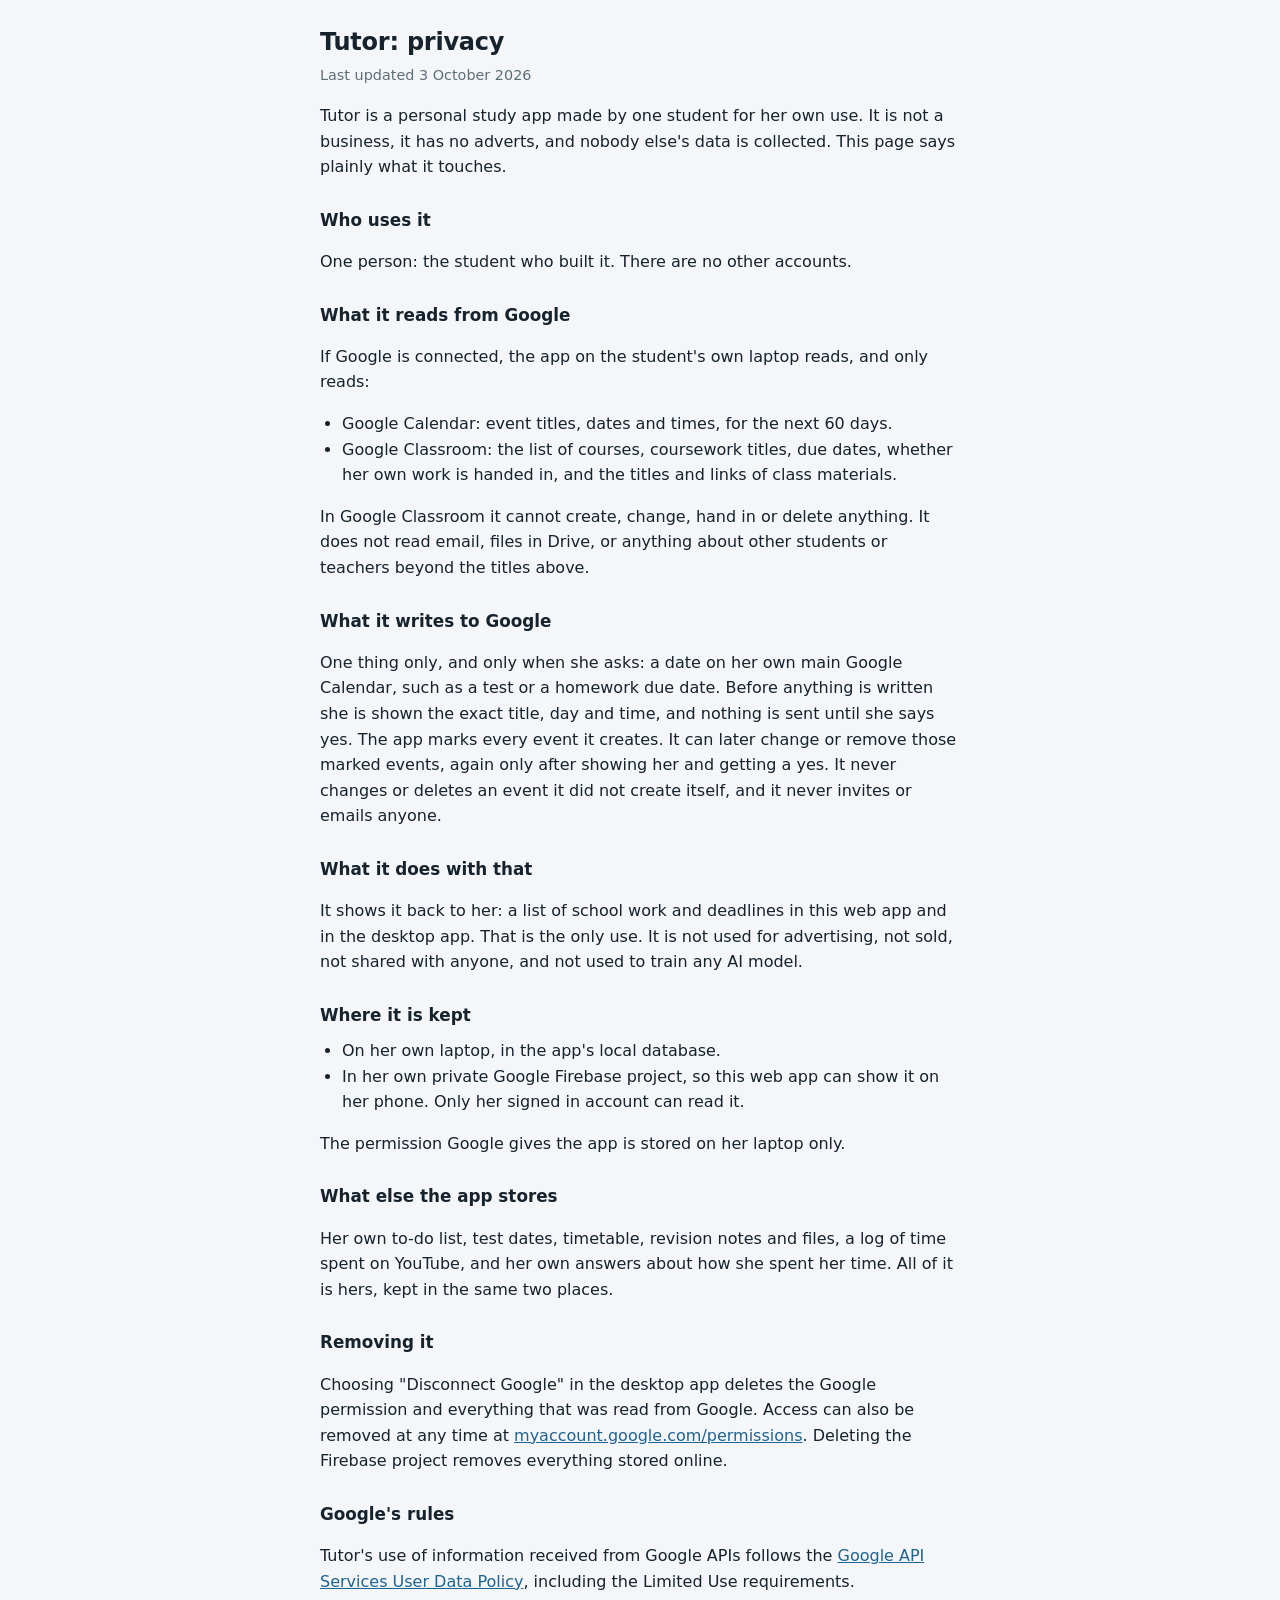
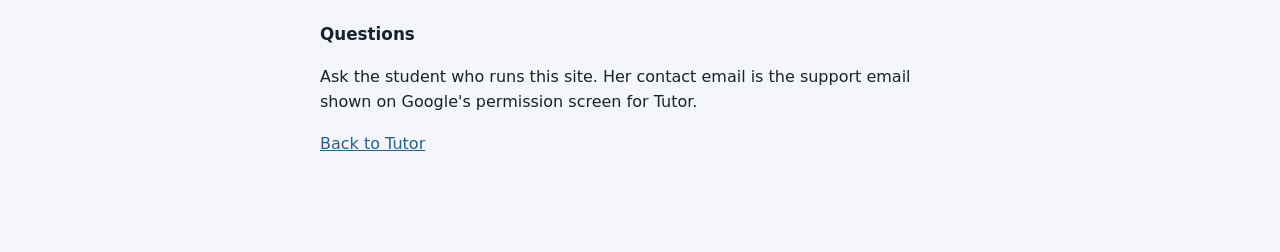
<file: privacy.html>
<!doctype html>
<html lang="en">
<head>
  <meta charset="utf-8">
  <meta name="viewport" content="width=device-width, initial-scale=1">
  <title>Tutor: privacy</title>
  <link rel="icon" href="icon-192.png">
  <link rel="stylesheet" href="styles.css">
  <style>
    main { max-width: 640px; margin: 0 auto; padding: 24px 0 48px; }
    main h1 { font-size: 1.5rem; margin-bottom: 4px; }
    main h2 { color: var(--text); font-size: 1.05rem; margin-top: 28px; }
    main p, main li { line-height: 1.6; }
    main ul { list-style: disc; padding-left: 22px; }
    main a { color: var(--accent); }
  </style>
</head>
<body>
  <main>
    <h1>Tutor: privacy</h1>
    <p class="muted">Last updated 3 October 2026</p>

    <p>Tutor is a personal study app made by one student for her own use. It is not a business, it has no adverts, and nobody else's data is collected. This page says plainly what it touches.</p>

    <h2>Who uses it</h2>
    <p>One person: the student who built it. There are no other accounts.</p>

    <h2>What it reads from Google</h2>
    <p>If Google is connected, the app on the student's own laptop reads, and only reads:</p>
    <ul>
      <li>Google Calendar: event titles, dates and times, for the next 60 days.</li>
      <li>Google Classroom: the list of courses, coursework titles, due dates, whether her own work is handed in, and the titles and links of class materials.</li>
    </ul>
    <p>In Google Classroom it cannot create, change, hand in or delete anything. It does not read email, files in Drive, or anything about other students or teachers beyond the titles above.</p>

    <h2>What it writes to Google</h2>
    <p>One thing only, and only when she asks: a date on her own main Google Calendar, such as a test or a homework due date. Before anything is written she is shown the exact title, day and time, and nothing is sent until she says yes. The app marks every event it creates. It can later change or remove those marked events, again only after showing her and getting a yes. It never changes or deletes an event it did not create itself, and it never invites or emails anyone.</p>

    <h2>What it does with that</h2>
    <p>It shows it back to her: a list of school work and deadlines in this web app and in the desktop app. That is the only use. It is not used for advertising, not sold, not shared with anyone, and not used to train any AI model.</p>

    <h2>Where it is kept</h2>
    <ul>
      <li>On her own laptop, in the app's local database.</li>
      <li>In her own private Google Firebase project, so this web app can show it on her phone. Only her signed in account can read it.</li>
    </ul>
    <p>The permission Google gives the app is stored on her laptop only.</p>

    <h2>What else the app stores</h2>
    <p>Her own to-do list, test dates, timetable, revision notes and files, a log of time spent on YouTube, and her own answers about how she spent her time. All of it is hers, kept in the same two places.</p>

    <h2>Removing it</h2>
    <p>Choosing "Disconnect Google" in the desktop app deletes the Google permission and everything that was read from Google. Access can also be removed at any time at <a href="https://myaccount.google.com/permissions" rel="noopener">myaccount.google.com/permissions</a>. Deleting the Firebase project removes everything stored online.</p>

    <h2>Google's rules</h2>
    <p>Tutor's use of information received from Google APIs follows the <a href="https://developers.google.com/terms/api-services-user-data-policy" rel="noopener">Google API Services User Data Policy</a>, including the Limited Use requirements.</p>

    <h2>Questions</h2>
    <p>Ask the student who runs this site. Her contact email is the support email shown on Google's permission screen for Tutor.</p>

    <p><a href="index.html">Back to Tutor</a></p>
  </main>
</body>
</html>
</file>
<file: styles.css>
/* 2026-10-03n: one design system, shared with the desktop tutor (THEMES and
   STYLE in main.py use the same values).
     page    #F4F6F9 / #121A21      card    #FFFFFF / #1B2630
     radius  14 card, 12 control, 10 chip
     shadow  instead of borders: soft under cards, deeper on hover
     type    Google Sans Flex: 700 headings, 500 buttons, 400 body
   Jayfeather's blue is the accent. */
:root {
  --bg: #F4F6F9; --card: #FFFFFF; --text: #16222C; --muted: #5E6E79;
  --line: rgba(15, 30, 45, 0.10); --soft: rgba(15, 30, 45, 0.06);
  --hover: rgba(15, 30, 45, 0.11); --row-hover: rgba(15, 30, 45, 0.045);
  --accent: #1F6391; --on-accent: #FFFFFF; --group: #2C87A3; --warn: #B3402F;
  --accent-hover: color-mix(in srgb, var(--accent) 88%, black);
  --accent-press: color-mix(in srgb, var(--accent) 76%, black);
  --accent-soft: color-mix(in srgb, var(--accent) 13%, transparent);
  --shadow: 0 2px 14px rgba(15, 30, 45, 0.09);
  --shadow-up: 0 6px 22px rgba(15, 30, 45, 0.14);
  --r-card: 14px; --r-control: 12px; --r-chip: 10px;
  --ring-warm: #F0805E;
  --ease: 0.16s ease;
  --font: "Google Sans Flex", "Google Sans", system-ui, "Segoe UI", Roboto, sans-serif;
}
@media (prefers-color-scheme: dark) {
  :root {
    --bg: #121A21; --card: #1B2630; --text: #E9F3F8; --muted: #8FA6B4;
    --line: rgba(255, 255, 255, 0.08); --soft: rgba(255, 255, 255, 0.07);
    --hover: rgba(255, 255, 255, 0.13); --row-hover: rgba(255, 255, 255, 0.05);
    --accent: #5AA9E0; --on-accent: #0E1A24; --group: #3FA7C4; --warn: #E0705E;
    --accent-hover: color-mix(in srgb, var(--accent) 88%, white);
    --accent-press: color-mix(in srgb, var(--accent) 76%, white);
    --accent-soft: color-mix(in srgb, var(--accent) 16%, transparent);
    --shadow: 0 2px 14px rgba(0, 0, 0, 0.30);
    --shadow-up: 0 6px 22px rgba(0, 0, 0, 0.42);
  }
}
* { box-sizing: border-box; }
body {
  margin: 0; background: var(--bg); color: var(--text);
  font: 400 16px/1.5 var(--font);
  padding: env(safe-area-inset-top) 18px calc(32px + env(safe-area-inset-bottom));
  -webkit-font-smoothing: antialiased;
}
h1 { font-size: 1.45rem; margin: 0; font-weight: 700; letter-spacing: -0.01em; }
h2 { font-size: 0.95rem; margin: 28px 0 10px; color: var(--muted); font-weight: 700; }
.muted { color: var(--muted); margin: 0; font-size: 0.9rem; }
.error { color: var(--warn); min-height: 1.2em; margin: 8px 0 0; }
.card, #app { max-width: 640px; margin: 0 auto; }
.card { background: var(--card); border: 0; border-radius: var(--r-card); padding: 28px; margin-top: 15vh; box-shadow: var(--shadow-up); }
header { display: flex; align-items: baseline; gap: 12px; padding: 22px 0 12px; flex-wrap: wrap; }
header #status { flex: 1; }
label { display: block; margin: 16px 0 0; font-size: 0.9rem; color: var(--muted); font-weight: 500; }

/* Things she types in. A hairline, which firms up under the mouse and goes
   the accent colour when she's in it. */
input, textarea, select {
  display: block; width: 100%; margin-top: 6px; padding: 12px 14px; font: inherit; color: var(--text);
  background: var(--card); border: 1px solid var(--line); border-radius: var(--r-control);
  transition: border-color var(--ease), box-shadow var(--ease);
}
input:hover, textarea:hover, select:hover { border-color: color-mix(in srgb, var(--text) 28%, transparent); }
input:focus, textarea:focus, select:focus { outline: none; border-color: var(--accent); box-shadow: 0 0 0 3px var(--accent-soft); }

/* Buttons. One filled kind for the thing that matters; the rest are soft
   chips with no border. Every one answers the mouse and the press. */
button {
  font: inherit; font-weight: 500; padding: 11px 18px; border-radius: var(--r-control);
  border: 1px solid transparent; background: var(--accent); color: var(--on-accent); cursor: pointer;
  transition: background-color var(--ease), color var(--ease), box-shadow var(--ease), transform var(--ease);
}
button:hover { background: var(--accent-hover); box-shadow: var(--shadow); }
button:active { background: var(--accent-press); transform: scale(0.98); box-shadow: none; }
button:disabled { opacity: 0.55; cursor: default; box-shadow: none; transform: none; }
form button { margin-top: 20px; width: 100%; font-weight: 700; }
button.quiet { background: var(--soft); color: var(--muted); font-weight: 500; padding: 7px 13px; border-radius: var(--r-chip); }
button.quiet:hover { background: var(--hover); color: var(--text); box-shadow: none; }
button.quiet:active { background: var(--hover); }
:focus-visible { outline: 2px solid var(--accent); outline-offset: 2px; }

/* Tabs are pills. The one she's on is washed in the accent. */
nav { display: flex; gap: 4px; margin: 4px 0 16px; overflow-x: auto; padding: 2px 0 6px; scrollbar-width: none; }
nav::-webkit-scrollbar { display: none; }
nav button { background: none; border: 0; border-radius: var(--r-chip); color: var(--muted); font-weight: 500; padding: 9px 14px; white-space: nowrap; }
nav button:hover { background: var(--soft); color: var(--text); box-shadow: none; }
nav button:active { background: var(--hover); }
nav button[aria-selected="true"] { color: var(--accent); background: var(--accent-soft); font-weight: 700; }

ul { list-style: none; margin: 0; padding: 0; }
li.row {
  background: var(--card); border: 0; border-radius: var(--r-control); padding: 14px 16px; margin: 10px 0;
  display: flex; gap: 12px; align-items: baseline; box-shadow: var(--shadow);
  transition: box-shadow var(--ease), transform var(--ease), background-color var(--ease);
}
li.row:hover { box-shadow: var(--shadow-up); transform: translateY(-1px); }
li.row .grow { flex: 1; min-width: 0; overflow-wrap: anywhere; }
li.row .side { color: var(--muted); font-size: 0.85rem; white-space: nowrap; font-variant-numeric: tabular-nums; }
li.done .grow { text-decoration: line-through; color: var(--muted); }
li.head { color: var(--group); font-weight: 700; margin: 18px 0 2px; }
li.group .grow { color: var(--group); }
li.gap { height: 10px; }
.soon { color: var(--warn); }
.big { font-size: 2.1rem; font-weight: 700; font-variant-numeric: tabular-nums; letter-spacing: -0.02em; }
.empty { color: var(--muted); padding: 20px 0; }

/* sync, reflections, chats, papers */
header .wide { flex-basis: 100%; min-height: 1.2em; }
.ask { background: var(--card); border: 0; border-left: 4px solid var(--accent); border-radius: var(--r-card); padding: 18px 20px; margin: 8px 0 18px; box-shadow: var(--shadow-up); }
.ask p { margin: 0 0 10px; font-weight: 700; }
label.plain { margin: 0; }
.choices { display: flex; gap: 10px; flex-wrap: wrap; margin-top: 14px; }
.choices button { flex: 1; min-width: 100px; }
button.soft { background: var(--soft); color: var(--text); font-weight: 500; }
button.soft:hover { background: var(--hover); box-shadow: none; }
button.soft:active { background: var(--hover); }
button.link { background: none; border: 0; color: var(--accent); padding: 6px 0; font-weight: 500; text-align: left; }
button.link:hover { background: none; box-shadow: none; color: var(--accent-hover); text-decoration: underline; }
button.danger { background: none; color: var(--warn); border-color: color-mix(in srgb, var(--warn) 45%, transparent); }
button.danger:hover { background: color-mix(in srgb, var(--warn) 10%, transparent); box-shadow: none; }
li.row.tap { cursor: pointer; }
li.row.tap:hover { background: color-mix(in srgb, var(--accent) 5%, var(--card)); }
li.row.off .grow { color: var(--muted); }
textarea { min-height: 220px; resize: vertical; }
.form { background: var(--card); border: 0; border-radius: var(--r-card); padding: 20px; margin: 10px 0; box-shadow: var(--shadow); }
.form .choices { margin-top: 16px; }
.turn { border-radius: var(--r-card); padding: 14px 16px; margin: 10px 0; white-space: pre-wrap; overflow-wrap: anywhere; border: 0; }
.turn.you { background: var(--accent-soft); margin-left: 12%; }
.turn.gemini, .turn.note { background: var(--card); margin-right: 6%; box-shadow: var(--shadow); }
.turn .who { display: block; font-size: 0.8rem; color: var(--muted); font-weight: 700; margin-bottom: 2px; }
.assessment { border: 0; border-left: 4px solid var(--group); background: var(--card); box-shadow: var(--shadow); border-radius: var(--r-card); padding: 16px 18px; margin: 12px 0; white-space: pre-wrap; overflow-wrap: anywhere; }
.viewer iframe, .viewer img { display: block; width: 100%; border: 0; border-radius: var(--r-control); background: #FFFFFF; box-shadow: var(--shadow); }
.viewer iframe { height: 75vh; }
.viewer a { color: var(--accent); font-weight: 500; margin-right: 16px; }
.bar { display: flex; gap: 6px; height: 10px; margin: 10px 0; }
.bar span { border-radius: 5px; min-width: 4px; }
.bar .worth { background: var(--group); }
.bar .okay { background: var(--muted); }
.bar .not { background: var(--warn); }

/* Today and Tasks as one note, like the desktop tutor: a white card, and
   each line lights up under the mouse. */
.note { background: var(--card); border: 0; border-radius: var(--r-card); padding: 18px 16px 18px 12px; box-shadow: var(--shadow); }
.note .empty { padding: 4px 6px; margin: 0; }
.note-line { display: flex; gap: 12px; align-items: baseline; padding: 7px 8px; border-radius: 8px; transition: background-color var(--ease); }
.note-line:hover { background: var(--row-hover); }
.note-line .grow { flex: 1; min-width: 0; overflow-wrap: anywhere; }
.note-line .side { color: var(--muted); font-size: 0.85rem; white-space: nowrap; font-variant-numeric: tabular-nums; }
.note-line .side.soon { color: var(--warn); }
.note-line.bold .grow { font-weight: 700; }
.note-line.sub { padding-left: 21px; }
.note-line.group .grow { color: var(--group); }
.note-line.optional .grow { color: var(--accent); }
.note-line.done .grow { text-decoration: line-through; color: var(--muted); }
.note-gap { height: 14px; }
.note-head { color: var(--group); font-weight: 700; padding: 6px 0 4px 34px; }
.box { flex: none; width: 16px; height: 16px; border: 2px solid var(--muted); border-radius: 5px; position: relative; top: 2px; transition: background-color var(--ease), border-color var(--ease), transform var(--ease); }
.box.ticked { background: var(--accent); border-color: var(--accent); }
.box.ticked::after { content: ""; position: absolute; left: 4px; top: 0; width: 4px; height: 9px; border: solid var(--on-accent); border-width: 0 2px 2px 0; transform: rotate(45deg); }

/* boxes you can press, and a line to add */
button.box { padding: 0; background: none; cursor: pointer; box-shadow: none; }
button.box:hover { background: var(--accent-soft); border-color: var(--accent); box-shadow: none; transform: scale(1.12); }
button.box:active { transform: scale(0.92); }
button.box.ticked, button.box.ticked:hover { background: var(--accent); }
button.box::before { content: ""; position: absolute; inset: -12px; }
.adder { display: flex; gap: 10px; margin-top: 16px; }
.adder input { margin-top: 0; flex: 1; box-shadow: var(--shadow); border-color: transparent; }
.adder input:focus { box-shadow: 0 0 0 3px var(--accent-soft); }
.adder button { margin-top: 0; width: auto; font-weight: 700; }

/* Papers by subject, exam and shelf, with a timer. */
.fold { background: var(--card); border: 0; border-radius: var(--r-card); margin: 12px 0; box-shadow: var(--shadow); transition: box-shadow var(--ease); }
.fold:hover { box-shadow: var(--shadow-up); }
.fold > summary { cursor: pointer; padding: 16px 18px; font-weight: 700; border-radius: var(--r-card); transition: background-color var(--ease); }
.fold > summary:hover { background: var(--row-hover); }
.fold .fold { background: var(--bg); margin: 12px 0 0; box-shadow: none; }
.fold .fold:hover { box-shadow: none; }
.fold .fold > summary { font-weight: 500; color: var(--muted); padding: 12px 14px; }
.fold-in { padding: 2px 18px 18px; }
.fold-in h2.exam { color: var(--text); font-size: 1.05rem; margin: 8px 0 2px; }
.fold-in h3 { font-size: 0.9rem; color: var(--group); margin: 18px 0 8px; }
.paper { border: 0; border-radius: var(--r-control); padding: 14px 16px; margin: 10px 0; background: var(--bg); transition: background-color var(--ease); }
.paper:hover { background: color-mix(in srgb, var(--accent) 6%, var(--bg)); }
.fold .fold .paper { background: var(--card); }
.fold .fold .paper:hover { background: color-mix(in srgb, var(--accent) 6%, var(--card)); }
.paper-title { margin: 0; font-weight: 500; overflow-wrap: anywhere; }
.paper .choices { margin-top: 10px; }
.paper .choices button { flex: 0 1 auto; min-width: 0; padding: 8px 14px; border-radius: var(--r-chip); }
.paper button:disabled { opacity: 0.55; cursor: default; }
input.marks { width: 90px; margin-top: 0; flex: none; }
.timer { position: sticky; top: 8px; z-index: 2; background: var(--card); border: 0; border-left: 4px solid var(--accent); border-radius: var(--r-card); padding: 12px 16px; margin: 8px 0; display: flex; gap: 10px; align-items: center; flex-wrap: wrap; box-shadow: var(--shadow-up); }
.timer[hidden] { display: none; }
.timer p { margin: 0; flex: 1; font-weight: 700; font-variant-numeric: tabular-nums; min-width: 160px; }
.timer .choices { margin: 0; flex: none; }
.timer .choices button { min-width: 0; padding: 7px 13px; border-radius: var(--r-chip); }
.timer.over { border-left-color: var(--warn); }
/* 2026-10-11h: a proper exam: black over everything, the paper and its clock. */
.exam { position: fixed; inset: 0; z-index: 1000; background: #000; color: #E8ECEF; display: flex; flex-direction: column; align-items: center; justify-content: center; gap: 10px; padding: 24px; text-align: center; }
.exam[hidden] { display: none; }
.exam-title { margin: 0; font-size: clamp(20px, 4vw, 30px); font-weight: 600; }
.exam-clock { margin: 0; font-size: clamp(64px, 16vw, 132px); font-weight: 700; font-variant-numeric: tabular-nums; line-height: 1.05; }
.exam-note { margin: 0 0 22px; font-size: 15px; color: #6F7B84; min-height: 1.4em; }
.exam-choices { display: flex; gap: 12px; flex-wrap: wrap; justify-content: center; }
.exam-choices button { background: transparent; color: #9AA6AE; border: 1px solid #3A4650; border-radius: 10px; padding: 10px 22px; font: inherit; font-size: 15px; font-weight: 600; cursor: pointer; min-width: 0; }
.exam-choices button:hover { color: #E8ECEF; border-color: #6F7B84; }
.exam-choices button[hidden] { display: none; }

/* School tab, folding shelves. */
a.linkbutton { display: inline-block; padding: 8px 14px; border-radius: var(--r-chip); background: var(--accent); color: var(--on-accent); font-weight: 500; text-decoration: none; transition: background-color var(--ease), box-shadow var(--ease); }
a.linkbutton:hover { background: var(--accent-hover); box-shadow: var(--shadow); }
li.row a.grow { color: var(--accent); font-weight: 500; text-decoration: none; }
li.row a.grow:hover { text-decoration: underline; }
p.muted.soon { color: var(--warn); }
.fold-in .fold > summary { color: var(--group); font-size: 0.95rem; }

/* this week's focus */
.focus h2 { margin-top: 0; color: var(--text); }
.focus li.point { padding: 4px 0 4px 16px; position: relative; }
.focus li.point::before { content: ""; position: absolute; left: 0; top: 0.8em; width: 6px; height: 6px; border-radius: 50%; background: var(--accent); }
textarea.short { min-height: 90px; }

/* kept for the type-on-the-line note (not on screen now, see HANDOFF) */
.note.sheet { min-height: 50vh; cursor: text; }
.note-line.edit { align-items: flex-start; padding: 1px 0; }
.note-line.edit .box { margin-top: 5px; top: 0; }
.note-line.edit .box:disabled { opacity: 0.45; cursor: default; }
.note-line.edit.blank .box { visibility: hidden; }
textarea.line { flex: 1; min-width: 0; min-height: 0; margin: 0; padding: 1px 2px; border: 0; border-radius: 4px; background: none; resize: none; overflow: hidden; line-height: 1.5; font: inherit; color: var(--text); display: block; box-shadow: none; }
textarea.line:focus { outline: none; background: var(--accent-soft); box-shadow: none; }
.note-line.edit.bold textarea.line { font-weight: 700; }
.note-line.edit.done textarea.line { text-decoration: line-through; color: var(--muted); }
.note-line.edit .side { padding-top: 3px; }
[hidden] { display: none !important; }

/* Dates on her Google Calendar */
.cal-form input { margin-top: 10px; }
.cal-form button { margin-top: 12px; }
.cal-words { white-space: pre-wrap; font: inherit; margin: 12px 0 0; padding: 14px 16px; border: 0; border-left: 4px solid var(--accent); border-radius: var(--r-control); background: var(--card); box-shadow: var(--shadow); overflow-wrap: anywhere; }
input.cal-newday { width: auto; flex: 0 1 160px; margin-top: 0; padding: 8px 12px; border-radius: var(--r-chip); }

/* The ring: her time this week. Soft card, rounded arcs with gaps, the
   number in the middle, a legend beside it. */
.ring-card { background: var(--card); border-radius: 18px; padding: 20px 20px 18px; margin: 0 0 18px; box-shadow: var(--shadow); }
.ring-head { display: flex; align-items: flex-start; justify-content: space-between; gap: 12px; flex-wrap: wrap; }
.ring-kicker { margin: 0; font-size: 0.8rem; color: var(--muted); }
.ring-title { margin: 0; font-size: 1.05rem; font-weight: 700; }
.ring-switch { display: flex; gap: 4px; background: var(--soft); border-radius: 999px; padding: 3px; }
button.ring-chip { background: none; color: var(--muted); padding: 5px 12px; border-radius: 999px; font-size: 0.85rem; font-weight: 500; }
button.ring-chip:hover { background: var(--hover); color: var(--text); box-shadow: none; }
button.ring-chip[aria-pressed="true"] { background: var(--card); color: var(--accent); font-weight: 700; box-shadow: 0 1px 4px rgba(15, 30, 45, 0.14); }
.ring-body { display: flex; align-items: center; gap: 22px; flex-wrap: wrap; margin-top: 14px; }
.ring-box { position: relative; width: 168px; height: 168px; flex: none; margin: 0 auto; }
.ring { width: 100%; height: 100%; display: block; }
.ring-track { fill: none; stroke: var(--soft); stroke-width: 15; }
.ring-arc { fill: none; stroke-width: 15; transition: opacity 0.25s ease, stroke-width 0.25s ease; }
.ring-arc.worth { stroke: var(--accent); }
.ring-arc.okay { stroke: color-mix(in srgb, var(--accent) 34%, var(--card)); }
.ring-arc.not { stroke: var(--ring-warm); }
.ring-arc.dim { opacity: 0.22; }
.ring-middle { position: absolute; inset: 0; display: flex; flex-direction: column; align-items: center; justify-content: center; pointer-events: none; }
.ring-big { font-size: 1.4rem; font-weight: 700; letter-spacing: -0.02em; font-variant-numeric: tabular-nums; line-height: 1.1; }
.ring-small { font-size: 0.75rem; color: var(--muted); }
.ring-legend { flex: 1 1 150px; min-width: 150px; }
.ring-line { display: flex; align-items: center; gap: 10px; padding: 7px 6px; border-radius: 8px; transition: background-color var(--ease), opacity 0.25s ease; }
.ring-line:hover { background: var(--row-hover); }
.ring-line.dim { opacity: 0.4; }
.ring-line .grow { flex: 1; }
.ring-line .side { color: var(--muted); font-variant-numeric: tabular-nums; font-size: 0.9rem; }
.ring-dot { width: 10px; height: 10px; border-radius: 50%; flex: none; }
.ring-dot.worth { background: var(--accent); }
.ring-dot.okay { background: color-mix(in srgb, var(--accent) 34%, var(--card)); }
.ring-dot.not { background: var(--ring-warm); }
.ring-card > .muted { margin-top: 10px; }

/* 2026-10-04: range chips, the day by the hour, list options, history */
.ring-ranges { display: flex; align-items: center; gap: 8px; flex-wrap: wrap; margin-top: 12px; }
.ring-last { color: var(--muted); font-size: 0.85rem; }
input.ring-n { width: 68px; margin: 0; padding: 6px 10px; border-radius: var(--r-chip); flex: none; }
select.ring-unit { width: auto; margin: 0; padding: 6px 10px; border-radius: var(--r-chip); flex: none; }
.ring-line.ring-done { border-top: 1px solid var(--line); margin-top: 4px; padding-top: 10px; border-radius: 0; font-weight: 500; }
.ring-arc.worth { stroke: var(--accent); }
.day-card .ring-title { margin-bottom: 8px; }
.day-hour { display: flex; gap: 12px; align-items: baseline; padding: 9px 8px; border-radius: 8px; transition: background-color var(--ease); }
.day-hour:hover { background: var(--row-hover); }
.day-hour .grow { flex: 1; min-width: 0; overflow-wrap: anywhere; }
.day-when { flex: none; width: 92px; color: var(--muted); font-size: 0.85rem; font-variant-numeric: tabular-nums; }
.day-hour.best { background: var(--accent-soft); }
.day-hour.best .grow { font-weight: 700; }
.day-hour.drift .grow { color: var(--warn); }
.day-tag { flex: none; font-size: 0.75rem; font-weight: 700; color: var(--accent); }
.view-chips { display: flex; gap: 8px; flex-wrap: wrap; margin: 0 0 10px; }
button.view-chip { background: var(--soft); color: var(--muted); padding: 6px 12px; border-radius: 999px; font-size: 0.85rem; }
button.view-chip:hover { background: var(--hover); color: var(--text); box-shadow: none; }
button.view-chip[aria-pressed="true"] { background: var(--accent-soft); color: var(--accent); font-weight: 700; }
.history-line { display: flex; gap: 10px; align-items: baseline; padding: 7px 6px; border-radius: 8px; transition: background-color var(--ease); }
.history-line:hover { background: var(--row-hover); }
.history-line .grow { flex: 1; min-width: 0; overflow-wrap: anywhere; }
.history-when { flex: none; width: 62px; color: var(--muted); font-size: 0.85rem; font-variant-numeric: tabular-nums; }
.history-what { flex: none; width: 74px; font-size: 0.8rem; font-weight: 700; color: var(--muted); }
.history-line.done .history-what { color: var(--accent); }
.history-line.removed .history-what, .history-line.undone .history-what { color: var(--warn); }

/* Her lesson review */
.review-filters { display: flex; gap: 10px; flex-wrap: wrap; }
.review-filters select { flex: 0 1 180px; margin-top: 0; }
.review-filters input { flex: 1 1 200px; margin-top: 0; }
.review-line { display: flex; gap: 14px; align-items: baseline; padding: 8px 8px; border-radius: 8px; transition: background-color var(--ease); }
.review-line:hover { background: var(--row-hover); }
.review-line .grow { flex: 1; min-width: 0; overflow-wrap: anywhere; }
.review-subject { flex: none; width: 96px; color: var(--group); font-weight: 700; font-size: 0.9rem; overflow-wrap: anywhere; }

/* Nothing moves for someone who has asked for less motion. */
@media (prefers-reduced-motion: reduce) {
  * { transition: none !important; }
  li.row:hover, button:active, button.box:hover { transform: none; }
}

/* 2026-10-04h: the ring's hover card, and the Rewards page. */
.ring-arc.hot { cursor: pointer; pointer-events: stroke; outline: none; }
.ring-arc.lift { stroke-width: 19; }
.ring-line.lit { background: var(--row-hover); }
.ring-tip { position: absolute; z-index: 5; min-width: 132px; max-width: 200px; padding: 10px 12px; border-radius: 12px; background: var(--card); box-shadow: 0 8px 26px rgba(15, 30, 45, 0.20), 0 1px 3px rgba(15, 30, 45, 0.12); pointer-events: none; animation: tip-in 0.14s ease-out; }
.ring-tip[hidden] { display: none; }
.ring-tip-top { display: flex; align-items: center; gap: 8px; }
.ring-tip-name { font-weight: 700; font-size: 0.9rem; }
.ring-tip-time { font-size: 1.25rem; font-weight: 700; margin-top: 2px; font-variant-numeric: tabular-nums; }
.ring-tip-share { color: var(--muted); font-size: 0.8rem; }
@keyframes tip-in { from { opacity: 0; transform: translateY(4px); } to { opacity: 1; transform: none; } }
.bank-big { font-size: 2.4rem; font-weight: 700; margin: 2px 0 6px; font-variant-numeric: tabular-nums; color: var(--accent); }
.reward-list { display: grid; gap: 12px; margin: 14px 0; }
.reward { background: var(--card); border-radius: 18px; padding: 16px; box-shadow: 0 1px 2px rgba(15, 30, 45, 0.06), 0 6px 18px rgba(15, 30, 45, 0.06); }
.reward-name { font-weight: 700; font-size: 1.05rem; margin: 0 0 2px; }
.reward .muted { margin: 0; }
.reward-foot { display: flex; align-items: center; gap: 10px; margin-top: 12px; flex-wrap: wrap; }
.reward-cost { font-weight: 700; color: var(--accent); margin-right: auto; font-variant-numeric: tabular-nums; }
.reward-warn { color: var(--ring-warm); font-size: 0.9rem; margin: 10px 0 0; }
.reward button:disabled { opacity: 0.6; cursor: default; }
.swap-extra input { width: 84px; }
@media (prefers-reduced-motion: reduce) { .ring-tip { animation: none; } }
.swapped .history-when { min-width: 9.5rem; white-space: nowrap; }
.swapped .history-line { flex-wrap: wrap; }
.bank-pair { display: flex; gap: 28px; flex-wrap: wrap; }
.save-points input { width: 96px; }
.swapped .history-when { flex: none; min-width: 0; margin-right: 12px; }
/* 2026-10-06: the date sat on top of the name ("Sun 4 Oct, 8:1hour of baking").
   The 62px from .history-when was still on it. It's as wide as its words now. */
.swapped .history-when { width: auto; }
/* 2026-10-05: the videos in a 20 minute question. */
.reflect-videos { list-style: none; margin: 8px 0 4px; padding: 0; display: grid; gap: 6px; }
.reflect-videos:empty { display: none; }
.reflect-video { display: flex; align-items: center; gap: 10px; flex-wrap: wrap; background: var(--card); border-radius: 12px; padding: 8px 12px; }
.reflect-video .grow { flex: 1; min-width: 12ch; font-weight: 600; }
.reflect-video .side { color: var(--muted); font-size: 0.9rem; }
/* 2026-10-06: what she ticked and where she was, above the 20 minute question's box. */
.reflect-seen { list-style: none; margin: 4px 0 10px; padding: 0; display: grid; gap: 4px; }
.reflect-seen:empty { display: none; }
.reflect-seen-line { display: flex; gap: 10px; align-items: baseline; flex-wrap: wrap; font-size: 0.92rem; }
.reflect-seen-line .grow { flex: 1; min-width: 12ch; overflow-wrap: anywhere; }
.reflect-seen-apps { align-items: flex-start; }
.reflect-apps { list-style: none; margin: 0; padding: 0; flex: 1; min-width: 12ch; }
.reflect-apps .history-line { padding: 3px 6px; }
.reflect-apps .history-when { width: 48px; }
.reflect-seen-label { flex: none; color: var(--muted); font-size: 0.8rem; font-weight: 700; min-width: 6.5rem; }

/* 2026-10-07: the pages are a sidebar ("its all at the top ... a little
   sidebar one ... less cluttered"). Wide: the list sits on the left and
   stays put while the page scrolls. Narrow: it's a drawer behind Menu. */
#app { max-width: 900px; }
#app:not([hidden]) { display: grid; grid-template-columns: 196px minmax(0, 640px); gap: 32px; justify-content: center; align-items: start; }
#main { min-width: 0; }
#side { position: sticky; top: 0; height: 100vh; height: 100dvh; display: flex; flex-direction: column; padding: 22px 0 18px; overflow-y: auto; scrollbar-width: thin; }
.side-top { display: flex; align-items: center; justify-content: space-between; gap: 8px; padding: 0 12px; }
.side-name { margin: 0; font-size: 1.45rem; font-weight: 700; letter-spacing: -0.01em; }
#side-close, #side-open { display: none; }
#tabs { flex-direction: column; gap: 2px; margin: 10px 0 16px; overflow: visible; padding: 0; }
#tabs button { width: 100%; text-align: left; padding: 10px 12px; }
.side-head { margin: 16px 12px 4px; font-size: 0.72rem; font-weight: 700; letter-spacing: 0.07em; text-transform: uppercase; color: var(--muted); }
.side-foot { margin-top: auto; padding: 14px 12px 0; border-top: 1px solid var(--line); display: flex; flex-wrap: wrap; gap: 8px; }
.side-foot p { flex-basis: 100%; overflow-wrap: anywhere; }
.side-foot #sync-status:empty { display: none; }
#main > header { padding: 22px 0 14px; align-items: center; }
#side-shade { position: fixed; inset: 0; background: rgba(8, 14, 20, 0.45); z-index: 20; }
#side-shade[hidden] { display: none; }

@media (max-width: 819px) {
  #app:not([hidden]) { display: block; }
  #side-open, #side-close { display: inline-block; }
  #side {
    position: fixed; top: 0; left: 0; z-index: 30; width: min(280px, 84vw);
    background: var(--card); box-shadow: var(--shadow-up);
    padding: calc(18px + env(safe-area-inset-top)) 10px calc(18px + env(safe-area-inset-bottom));
    transform: translateX(-105%); visibility: hidden;
    transition: transform 0.2s ease, visibility 0s linear 0.2s;
  }
  body.side-open #side { transform: none; visibility: visible; transition: transform 0.2s ease, visibility 0s; }
  body.side-open { overflow: hidden; }
}
@media (prefers-reduced-motion: reduce) {
  #side, body.side-open #side { transition: none; }
}

/* 2026-10-07: the overnight switch on the Rewards page. */
.switch-row { display: flex; align-items: center; gap: 14px; margin-top: 14px; padding-top: 14px; border-top: 1px solid var(--line); }
.switch-row .grow { flex: 1; min-width: 0; }
.switch-name { margin: 0; font-weight: 700; }
button.switch { flex: none; min-width: 64px; padding: 8px 14px; border-radius: 999px; background: var(--soft); color: var(--muted); font-weight: 700; }
button.switch:hover { background: var(--hover); color: var(--text); box-shadow: none; }
button.switch[aria-checked="true"] { background: var(--accent); color: var(--on-accent); }
button.switch[aria-checked="true"]:hover { background: var(--accent-hover); color: var(--on-accent); }

/* 2026-10-07b: Swapped so far, in two piles, each row with its button. */
.swap-pile { margin: 14px 0 4px; font-size: 0.72rem; font-weight: 700; letter-spacing: 0.07em; text-transform: uppercase; color: var(--muted); }
.swapped .history-line { align-items: center; flex-wrap: nowrap; gap: 12px; }
.swapped .grow { display: flex; flex-direction: column; }
.swap-name { font-weight: 700; }
.swap-when { color: var(--muted); font-size: 0.85rem; }
.swapped .used .swap-name { color: var(--muted); text-decoration: line-through; }
.swapped button.quiet { flex: none; white-space: nowrap; }

/* 2026-10-07c: five pages along the top, and the side can be put away. */
#main > header { flex-wrap: nowrap; gap: 10px; }
#side-open { display: inline-block; flex: none; white-space: nowrap; }
#top-tabs { flex: 1; min-width: 0; margin: 0; padding: 2px 0; }
#page-name { margin: 2px 0 14px; }
#page-name[hidden] { display: none; }
.review-subject { width: 112px; }
@media (min-width: 820px) {
  body.side-hidden #side { display: none; }
  body.side-hidden #app:not([hidden]) { grid-template-columns: minmax(0, 640px); }
}

/* 2026-10-10i: saved copies of her whole list, on the Tasks page. */
.saved-text { white-space: pre-wrap; font: inherit; font-size: 0.92rem; margin: 6px 0 0; padding: 12px 14px; border: 0; border-radius: var(--r-control); background: var(--bg); overflow-wrap: anywhere; max-height: 22rem; overflow-y: auto; }
.saved-warn { border-left: 4px solid var(--warn); padding: 8px 12px; margin: 8px 0; background: var(--bg); border-radius: var(--r-control); }

/* 2026-10-10q: Tasks is every day's list, a heading a day. */
h3.day-head { font-size: 1rem; margin: 24px 0 8px; font-weight: 700; color: var(--text); }
h3.day-head.today { color: var(--accent); }
.note-line.fun .grow { color: #8A6FB0; }
@media (prefers-color-scheme: dark) { .note-line.fun .grow { color: #C3A9EC; } }

/* 2026-10-10q: her notes. One box, as tall as the page lets it be. */
textarea.notes-box { width: 100%; min-height: 55vh; padding: 16px 18px; border-radius: var(--r-card); border-color: transparent; background: var(--card); box-shadow: var(--shadow); font: inherit; line-height: 1.55; }
textarea.notes-box:focus { box-shadow: 0 0 0 3px var(--accent-soft); }
#tab-notes .muted { margin-top: 10px; }

/* 2026-10-10q: the calendar. A column a day; a line is a chip she can
   drag. Wide enough to read on a laptop, one day a row on a phone. */
@media (min-width: 820px) {
  body.wide-page #app { max-width: 1320px; }
  body.wide-page #app:not([hidden]) { grid-template-columns: 196px minmax(0, 1fr); }
  body.wide-page.side-hidden #app:not([hidden]) { grid-template-columns: minmax(0, 1fr); }
}
.plan-bar { display: flex; gap: 8px; align-items: center; flex-wrap: wrap; margin: 0 0 8px; }
/* 2026-10-16e: one tidy row; the icons sit at the end. */
.plan-bar .ring-switch { margin-left: auto; }
.plan-tools { display: flex; gap: 4px; align-items: center; }
button.icon-btn { background: none; color: var(--muted); width: 32px; height: 32px; padding: 0; border-radius: 999px;
  display: inline-flex; align-items: center; justify-content: center; box-shadow: none; }
button.icon-btn:hover { background: var(--hover); color: var(--text); box-shadow: none; }
button.icon-btn[aria-pressed="true"] { color: var(--accent); background: var(--accent-soft); }
.ico { flex: none; vertical-align: -3px; }
.plan-more { margin-top: -2px; gap: 6px; }
.plan-more .ring-switch { margin-left: 0; }
.plan-more .muted { font-size: 0.82rem; }
.plan-line.locked .ico, .tg-item.locked .ico { width: 12px; height: 12px; margin-right: 4px; color: var(--accent); }
button.quiet .ico { margin-right: 6px; }
.plan-title { margin: 0 8px; font-weight: 700; }
.plan-said { min-height: 1.4em; margin-bottom: 12px; }
.plan-grid { display: grid; grid-template-columns: repeat(7, minmax(0, 1fr)); gap: 10px; align-items: stretch; }
.plan-day { background: var(--card); border-radius: var(--r-card); box-shadow: var(--shadow); padding: 10px 8px 12px; min-height: 150px; min-width: 0; display: flex; flex-direction: column; gap: 5px; border: 2px solid transparent; transition: border-color var(--ease), background-color var(--ease), box-shadow var(--ease); }
.plan-grid.month .plan-day { min-height: 118px; }
.plan-grid.three { grid-template-columns: repeat(3, minmax(0, 1fr)); }
.plan-grid.two { grid-template-columns: repeat(7, minmax(0, 1fr)); }
.plan-head { display: flex; align-items: baseline; gap: 6px; }
.plan-swap { margin-left: auto; background: none; border: 1px solid var(--line, rgba(0,0,0,0.12)); border-radius: 999px; padding: 1px 8px; font: inherit; font-size: 11px; color: var(--muted); cursor: pointer; }
.plan-swap:hover { color: var(--accent); border-color: var(--accent); }
.plan-day.swapping { border-color: var(--accent); border-style: dashed; }
.plan-bank { margin-top: 12px; min-height: 90px; background: var(--accent-soft); box-shadow: none; }
.plan-bank .plan-head { font-weight: 600; color: var(--accent); }
/* 2026-10-16m: the bank's lists side by side, and the "Do 1 from" card. */
.bank-tabs { display: flex; gap: 6px; overflow-x: auto; padding: 2px 0 8px; scrollbar-width: thin; }
.bank-tabs .ring-chip { flex: 0 0 auto; white-space: nowrap; }
.bank-pick { display: flex; flex-wrap: wrap; align-items: center; gap: 6px; margin: 2px 0 10px;
  padding: 8px; border-radius: 12px; background: var(--card, #fff); }
.bank-pick-line { font-weight: 600; color: var(--accent); cursor: grab; }
.bank-least { display: flex; flex-wrap: wrap; gap: 4px; }
.bank-least .ring-chip { font-size: 12px; padding: 3px 8px; }
.bank-group { margin: 10px 0 2px; font-size: 12px; font-weight: 600; color: var(--muted, #8A949B); }
.bank-worth { margin-left: 8px; font-size: 11px; color: var(--muted, #8A949B); white-space: nowrap; }
.plan-line.repeat { background: color-mix(in srgb, #8E6BBF 14%, transparent); color: #6A4C93; border-left: 3px solid #8E6BBF; }
@media (prefers-color-scheme: dark) { .plan-line.repeat { color: #C9B3EA; } }
button.plan-more { background: none; border: none; padding: 2px 0; text-align: left; cursor: pointer; color: var(--accent); font: inherit; font-size: 13px; }
.plan-day.today { border-color: var(--accent); }
.plan-day.past { background: transparent; box-shadow: none; opacity: 0.55; }
.plan-day.over { border-color: var(--accent); border-style: dashed; background: var(--accent-soft); box-shadow: var(--shadow-up); }
.plan-head { margin: 0 2px 4px; display: flex; gap: 6px; align-items: baseline; }
.plan-name { font-size: 0.72rem; font-weight: 700; letter-spacing: 0.07em; text-transform: uppercase; color: var(--muted); }
.plan-date { font-weight: 700; font-variant-numeric: tabular-nums; }
.plan-day.today .plan-date, .plan-day.today .plan-name { color: var(--accent); }
.plan-mark { margin: 0; font-size: 0.8rem; font-weight: 700; padding: 3px 8px; border-radius: 8px; overflow-wrap: anywhere; }
.plan-mark.test { background: color-mix(in srgb, var(--warn) 14%, transparent); color: var(--warn); }
.plan-mark.due { background: var(--soft); color: var(--muted); }
.plan-line.head, button.plan-line.head { margin-top: 4px; font-size: 0.82rem; font-weight: 700; color: var(--group); background: transparent; }
button.plan-line.head:hover { background: var(--accent-soft); }
.plan-line, button.plan-line { display: block; width: 100%; margin: 0; text-align: left; font: inherit; font-size: 0.88rem; line-height: 1.35; font-weight: 400; padding: 6px 8px; border-radius: 8px; border: 0; background: var(--bg); color: var(--text); overflow-wrap: anywhere; box-shadow: none; }
button.plan-line { cursor: grab; transition: background-color var(--ease), transform var(--ease), box-shadow var(--ease); }
button.plan-line:hover { background: var(--accent-soft); box-shadow: none; }
button.plan-line:active { cursor: grabbing; transform: none; background: var(--accent-soft); }
.plan-line.sub { padding-left: 16px; background: transparent; color: var(--muted); font-size: 0.82rem; }
.plan-line.optional { color: var(--accent); }
.plan-line.fun { color: #8A6FB0; }
.plan-line.bold { font-weight: 700; }
.plan-line.done { text-decoration: line-through; color: var(--muted); background: transparent; }
.plan-line.picked, button.plan-line.picked:hover { background: var(--accent); color: var(--on-accent); }
.plan-line.moving { opacity: 0.6; font-style: italic; }
.plan-line.dragged { opacity: 0.4; }
.plan-more { margin: 0 2px; font-size: 0.8rem; color: var(--muted); }
button.plan-here { margin-top: auto; padding: 6px 8px; font-size: 0.82rem; border-radius: 8px; }
@media (prefers-color-scheme: dark) { .plan-line.fun { color: #C3A9EC; } }
@media (max-width: 819px) {
  .plan-grid, .plan-grid.month, .plan-grid.three { grid-template-columns: 1fr; }
  .plan-day, .plan-grid.month .plan-day { min-height: 0; }
  .plan-day.past:not(.today) { display: none; }
}
@media (prefers-reduced-motion: reduce) { .plan-day, button.plan-line { transition: none; } }

/* 2026-10-16: the times view, Google Calendar style. */
.tg { --days: 3; --hour: 48px; margin-top: 8px; background: var(--card); border-radius: var(--r-card); box-shadow: var(--shadow); padding: 6px 6px 0; }
.tg-row { display: grid; grid-template-columns: 46px repeat(var(--days), minmax(0, 1fr)); column-gap: 4px; }
.tg-head { padding-bottom: 4px; }
.tg-dayhead { display: flex; align-items: baseline; justify-content: center; gap: 6px; padding: 4px 2px; border-radius: 10px; min-width: 0; }
.tg-dayhead .plan-swap { margin-left: 4px; }
.tg-date { font-size: 20px; font-weight: 600; }
.tg-dayhead.today .tg-date, .tg-dayhead.today .plan-name { color: var(--accent); }
.tg-dayhead.past { opacity: 0.55; }
.tg-dayhead.swapping { outline: 2px dashed var(--accent); }
.tg-top { border-top: 1px solid var(--line, rgba(127,127,127,0.25)); padding: 4px 0; }
.tg-label { font-size: 10px; color: var(--muted); text-align: right; padding: 6px 6px 0 0; text-transform: uppercase; letter-spacing: 0.04em; }
.tg-alld { display: flex; flex-direction: column; gap: 4px; min-height: 36px; min-width: 0; padding: 2px; border-radius: 8px; }
.tg-alld.past { opacity: 0.55; }
.tg-alld.over, .tg-col.over { background: var(--accent-soft); outline: 2px dashed var(--accent); }
.tg-scroll { max-height: 62vh; overflow-y: auto; border-top: 1px solid var(--line, rgba(127,127,127,0.25)); }
.tg-body { position: relative; }
.tg-hours { position: relative; }
.tg-hour { height: var(--hour); font-size: 11px; color: var(--muted); text-align: right; padding-right: 6px; transform: translateY(-7px); }
.tg-col { position: relative; height: calc(24 * var(--hour)); min-width: 0; border-left: 1px solid var(--line, rgba(127,127,127,0.2));
  background: repeating-linear-gradient(to bottom, transparent 0, transparent calc(var(--hour) - 1px), var(--line, rgba(127,127,127,0.2)) calc(var(--hour) - 1px), var(--line, rgba(127,127,127,0.2)) var(--hour)); }
.tg-col.past { opacity: 0.55; }
.tg-item { position: absolute; display: flex; flex-direction: column; align-items: flex-start; gap: 0; overflow: hidden; border: none; border-left: 3px solid var(--accent); border-radius: 8px; padding: 2px 6px; background: var(--accent-soft); color: inherit; font: inherit; font-size: 12px; line-height: 1.25; text-align: left; cursor: grab; }
.tg-item.picked { outline: 2px solid var(--accent); }
.tg-item.dragged { opacity: 0.5; }
.tg-item.event { border-left-color: #E07A5F; background: rgba(224, 122, 95, 0.18); cursor: pointer; }
.tg-item-name { font-weight: 600; white-space: nowrap; overflow: hidden; text-overflow: ellipsis; max-width: 100%; }
.tg-item-time { font-size: 11px; color: var(--muted); }
/* 2026-10-17b: "change the red bar ... to maybe a blue one. or a teal one, nice and aesthetic" */
.tg-now { position: absolute; left: 0; right: 0; height: 2px; background: #14B8A6; box-shadow: 0 0 6px rgba(20, 184, 166, .55); pointer-events: none; z-index: 3; }
.tg-now::before { content: ""; position: absolute; left: -5px; top: -4px; width: 10px; height: 10px; border-radius: 50%; background: #14B8A6; box-shadow: 0 0 0 3px rgba(20, 184, 166, .2); }
.plan-mark.event { border: none; text-align: left; font: inherit; font-size: 12px; cursor: pointer; border-radius: 6px; padding: 2px 6px; background: rgba(224, 122, 95, 0.18); color: inherit; }
.plan-event-form { display: flex; flex-wrap: wrap; gap: 6px; align-items: center; margin: 6px 0; }
.plan-event-form input, .plan-event-form select { font: inherit; padding: 6px 8px; border-radius: 8px; border: 1px solid var(--line, rgba(127,127,127,0.3)); background: var(--card); color: inherit; }
.plan-event-title { flex: 1 1 180px; min-width: 0; }
@media (max-width: 640px) { .tg-row { grid-template-columns: 34px repeat(var(--days), minmax(0, 1fr)); } .tg-hour { font-size: 10px; } }
button.tg-item:hover { background: color-mix(in srgb, var(--accent) 24%, transparent); box-shadow: none; }
button.tg-item.event:hover { background: rgba(224, 122, 95, 0.3); }
button.tg-item:active { transform: none; }
button.plan-mark.event:hover { background: rgba(224, 122, 95, 0.3); box-shadow: none; }
button.plan-swap:hover { background: none; box-shadow: none; }
.tg-alld .plan-line { font-size: 0.82rem; padding: 4px 6px; }
.tg-item.short { flex-direction: row; align-items: center; gap: 6px; padding-top: 0; padding-bottom: 0; }
.tg-item.short .tg-item-name { flex: 1 1 auto; min-width: 0; }
.tg-item.short .tg-item-time { flex: none; }
@media (max-width: 640px) {
  .tg-dayhead { flex-wrap: wrap; gap: 2px 4px; }
  .tg-dayhead .plan-swap { margin-left: 0; font-size: 10px; padding: 0 6px; }
  .tg-date { font-size: 17px; }
}

/* 2026-10-17: the bank as folding cards, three across, scrolling for the rest. */
.bank-grid { display: grid; grid-template-columns: repeat(3, minmax(0, 1fr)); gap: 12px; max-height: 520px; overflow-y: auto; align-items: start; padding: 2px; }
@media (max-width: 900px) { .bank-grid { grid-template-columns: repeat(2, minmax(0, 1fr)); } }
@media (max-width: 600px) { .bank-grid { grid-template-columns: minmax(0, 1fr); } }
.bank-sub { background: var(--card); border-radius: 14px; padding: 6px 8px 10px; box-shadow: var(--shadow); }
.bank-sub.shut { padding-bottom: 6px; }
.bank-sub-head, .bank-group-head { display: flex; align-items: center; gap: 8px; width: 100%; background: transparent; border: none; padding: 6px 4px; cursor: pointer; text-align: left; color: inherit; font: inherit; border-radius: 8px; }
.bank-sub-head:hover, .bank-group-head:hover { background: var(--hover); }
.bank-sub-name { font-weight: 700; flex: 1; }
.bank-group-head { font-size: 13px; font-weight: 600; color: var(--muted); padding: 4px 4px 4px 8px; }
.bank-group-head span:nth-child(2) { flex: 1; }
.bank-count { font-size: 12px; color: var(--muted); font-weight: 500; }
.bank-group-lines { padding-left: 14px; }
.fold-arrow { width: 0; height: 0; border-top: 5px solid transparent; border-bottom: 5px solid transparent; border-left: 6px solid currentColor; opacity: .6; transition: transform .15s; }
.fold-arrow.open { transform: rotate(90deg); }
.bank-sub .bank-pick { margin: 4px 0 6px; }
.repeat-form { display: flex !important; flex-direction: row !important; flex-wrap: wrap; gap: 10px; align-items: center; }
.repeat-form input[type=date] { width: auto !important; margin: 0 !important; font: inherit; padding: 6px 10px; border-radius: 10px; border: 1px solid var(--line); }
.repeat-form .repeat-apart { display: inline-flex; align-items: center; gap: 6px; margin: 0; white-space: nowrap; }
.repeat-form .repeat-apart input { width: auto !important; margin: 0 !important; }
.repeat-form button { margin: 0 !important; width: auto !important; padding: 7px 14px; }
/* 2026-10-17: Tutor chat */
.talk-card { display: flex; flex-direction: column; gap: 10px; max-width: 760px; }
.talk-list { display: flex; flex-direction: column; gap: 10px; height: min(62vh, 640px); overflow-y: auto; padding: 12px; background: var(--card); border-radius: 16px; }
.talk-row { display: flex; flex-direction: column; max-width: 85%; }
.talk-row.mine { align-self: flex-end; background: var(--accent-soft); border-radius: 14px; padding: 8px 12px; }
.talk-row.system { opacity: .7; font-size: 13px; }
.talk-row.waiting { opacity: .6; }
.talk-who { font-size: 12px; font-weight: 700; }
.talk-body { margin: 2px 0 0; white-space: pre-wrap; }
.talk-stamp { font-size: 11px; color: var(--muted); }
.talk-form { display: flex !important; flex-direction: row !important; gap: 8px; align-items: flex-end; }
.talk-form textarea { flex: 1 1 auto; width: auto !important; min-width: 0; font: inherit; padding: 10px 12px; border-radius: 12px; border: 1px solid var(--line); resize: vertical; }
.talk-form textarea { height: 52px; min-height: 52px !important; max-height: 180px; }
.talk-row.mine .talk-who { display: none; }
.talk-form button { flex: 0 0 auto; width: auto !important; margin: 0 !important; }

/* 2026-10-17b: version in the menu, events you can drag and pull, adding a task. */
.site-version { font-size: 12px; margin: 2px 0 8px; opacity: .8; }
.tg-item.event { touch-action: none; cursor: grab; }
.tg-item.event.moving { cursor: grabbing; opacity: .85; box-shadow: var(--shadow-up); z-index: 5; }
.tg-item.event.picked { outline: 2px solid var(--accent); outline-offset: 1px; }
.tg-resize { position: absolute; left: 0; right: 0; bottom: 0; height: 8px; cursor: ns-resize; border-radius: 0 0 8px 8px; }
.tg-resize::after { content: ""; position: absolute; left: 50%; bottom: 2px; width: 22px; height: 3px; margin-left: -11px; border-radius: 2px; background: currentColor; opacity: 0; transition: opacity .15s; }
.tg-item.event:hover .tg-resize::after { opacity: .45; }
.tg-rename { width: 100%; font: inherit; font-weight: 600; padding: 2px 4px; border-radius: 6px; border: 1px solid var(--accent); background: var(--card); color: var(--text); margin: 0 !important; }
.event-editor { display: flex !important; flex-direction: row !important; flex-wrap: wrap; gap: 8px; align-items: center; }
.event-editor input { width: auto !important; margin: 0 !important; font: inherit; padding: 6px 10px; border-radius: 10px; border: 1px solid var(--line); }
.event-editor .plan-event-title { min-width: 180px; flex: 1 1 180px; }
.event-editor button { margin: 0 !important; width: auto !important; padding: 7px 14px; }
.add-task { margin-top: 4px; }
.add-task-btn { background: transparent !important; color: var(--muted) !important; font-weight: 500; font-size: 13px; padding: 4px 6px !important; box-shadow: none !important; width: auto !important; margin: 0 !important; }
.add-task-btn:hover { color: var(--accent) !important; background: var(--hover) !important; }
.add-task-input { width: 100% !important; margin: 0 !important; font: inherit; font-size: 13px; padding: 6px 8px; border-radius: 8px; border: 1px solid var(--accent); }
.plan-line.adding { opacity: .55; font-style: italic; }

/* 2026-10-18: the plan check, every-x repeats, the quiet box. */
.plan-check { background: var(--card); border-radius: var(--r-card); box-shadow: var(--shadow); padding: 16px 18px; margin-top: 14px; }
.plan-check-says { margin: 4px 0 10px; font-weight: 600; }
.plan-check-says.short { color: var(--warn); }
.plan-check-rows { display: flex; flex-direction: column; gap: 6px; }
.plan-check-row { display: flex; flex-wrap: wrap; align-items: center; gap: 8px; padding: 6px 8px; border-radius: 10px; }
.plan-check-row:hover { background: var(--hover); }
.plan-check-row.short .plan-check-result { color: var(--warn); font-weight: 600; }
.plan-check-name { font-weight: 700; min-width: 96px; }
.plan-check-open { min-width: 64px; }
.plan-check-row input { width: auto !important; margin: 0 !important; font: inherit; padding: 4px 8px; border-radius: 8px; border: 1px solid var(--line); }
.plan-check-row input[type=number] { width: 64px !important; }
.plan-check-result { font-size: 13px; color: var(--muted); }
.repeat-form .repeat-every { width: 56px !important; }
.repeat-form select { width: auto !important; margin: 0 !important; font: inherit; padding: 5px 8px; border-radius: 10px; border: 1px solid var(--line); }
.quiet-box { display: inline-flex; align-items: center; gap: 6px; white-space: nowrap; margin: 0; font-size: 14px; color: var(--muted); }
.quiet-box input { width: auto !important; margin: 0 !important; }
.plan-mark.event[draggable=true] { cursor: grab; }
/* 2026-10-18: the plan check folds. */
.plan-check-top { display: flex; align-items: center; justify-content: space-between; gap: 8px; }
.plan-check-top .plan-head { margin: 0; }
/* 2026-10-18b: a plain labelled button, not a faint arrow. */
.plan-check-fold { background: var(--card) !important; color: var(--accent) !important; border: 1px solid var(--line) !important; box-shadow: none !important; padding: 5px 12px !important; width: auto !important; margin: 0 !important; border-radius: 999px; font-weight: 600; font-size: 13px; }
.plan-check-fold:hover { background: var(--hover) !important; }
.plan-check-all { display: flex; flex-wrap: wrap; align-items: center; gap: 8px; padding: 10px 0 12px; margin-bottom: 4px; border-bottom: 1px dashed var(--line); }
.plan-check-all input { width: auto !important; margin: 0 !important; font: inherit; padding: 4px 8px; border-radius: 8px; border: 1px solid var(--line); }
.plan-check-all input[type=number] { width: 84px !important; }
.plan-check-all-go { width: auto !important; margin: 0 !important; padding: 6px 12px !important; border-radius: 999px; font-weight: 600; }
/* 2026-10-18b: subject colours (the bank's lists, and their lines wherever they show). */
.plan-line.subj, .bank-pick-line.subj { border-left: 5px solid var(--subj); padding-left: 10px; background: color-mix(in srgb, var(--subj) 20%, var(--card)); }
.bank-sub.subj { border-top: 4px solid var(--subj); }
.bank-sub.subj .bank-sub-name { color: var(--subj); font-weight: 700; }
.bank-group-head.subj { color: var(--subj); }
.tg-item.event.coloured, .plan-mark.event.coloured {
  background: color-mix(in srgb, var(--ev) 26%, var(--card)); border-left: 4px solid var(--ev);
}
.tg-item.subj:not(.event) { border-left: 5px solid var(--subj); background: color-mix(in srgb, var(--subj) 26%, var(--card)); }
/* 2026-10-18b: event colour swatches. */
.colour-row { display: flex; flex-wrap: wrap; align-items: center; gap: 6px; }
.colour-dot { width: 20px; height: 20px; min-width: 20px; padding: 0 !important; border-radius: 50% !important; background: var(--dot) !important; border: 2px solid var(--card) !important; box-shadow: none !important; margin: 0 !important; width: 20px !important; }
.colour-dot.none { background: var(--card) !important; border: 1px dashed var(--muted) !important; width: auto !important; border-radius: 999px !important; padding: 0 8px !important; font-size: 11px; color: var(--muted); }
.colour-dot.none::after { content: "none"; }
.colour-dot.on { outline: 2px solid currentColor; outline-offset: 2px; }
.plan-check.shut { padding-bottom: 10px; }
.plan-check.shut .plan-check-says { margin-bottom: 0; }

/* 2026-10-18c: shift-click several tasks, and the bar that acts on them. */
.plan-line.multi { outline: 2px dashed var(--accent); outline-offset: 1px; }
.multi-wrap { display: flex; flex-direction: column; gap: 8px; }
.multi-bar { flex-wrap: wrap; }

/* 2026-10-18e: a task being deleted, till the laptop takes it off */
.plan-line.deleting { opacity: .5; text-decoration: line-through; pointer-events: none; }
/* 2026-10-18f: a Do 1 from card just dropped on an hour, till the laptop has it */
.tg-item.moving:not(.event) { opacity: .55; font-style: italic; }
/* 2026-10-19: a task's bottom pulls longer, like an event's */
.tg-item:not(.event):hover .tg-resize::after { opacity: .45; }
.tg-item.pulling { opacity: .85; z-index: 5; box-shadow: var(--shadow-up); }
/* 2026-10-19: side by side, the name gets the room (its time shows on hover) */
.tg-item.narrow .tg-item-time { display: none; }
.tg-item.narrow { padding-left: 4px; padding-right: 4px; }
.tg-item.short .tg-item-time { flex: 0 1 auto; min-width: 0; overflow: hidden; white-space: nowrap; }
.tg-item.short .tg-item-name { flex: 1 1 auto; min-width: 2.5em; }
/* 2026-10-19: the box she drags out to pick tasks */
.box-select { position: fixed; z-index: 50; pointer-events: none; border: 1.5px solid var(--accent); border-radius: 6px; background: color-mix(in srgb, var(--accent) 14%, transparent); }
.tg-col:not(.past) { cursor: crosshair; }
.tg-item.multi, .plan-line.multi { outline: 2px solid var(--accent); outline-offset: 1px; }
/* 2026-10-19c: zoomed hours: a fainter line every half (or quarter) hour */
.tg.zoomed .tg-col { background-image:
  repeating-linear-gradient(to bottom, transparent 0, transparent calc(var(--hour) - 1px), var(--line, rgba(127,127,127,0.2)) calc(var(--hour) - 1px), var(--line, rgba(127,127,127,0.2)) var(--hour)),
  repeating-linear-gradient(to bottom, transparent 0, transparent calc(var(--hour) / 2 - 1px), rgba(127,127,127,0.09) calc(var(--hour) / 2 - 1px), rgba(127,127,127,0.09) calc(var(--hour) / 2)); }
.tg-hour.part { font-size: 10px; opacity: .7; }
/* 2026-10-19c: the "Do some from" card and a sublist's own Do 1 card */
.bank-general .gen-row { display: flex; align-items: center; gap: 6px; flex-wrap: wrap; margin: 6px 0; }
.bank-general select { width: auto; flex: 0 1 auto; min-width: 0; font: inherit; padding: 3px 6px; border-radius: 8px; border: 1px solid var(--line); background: var(--card); color: inherit; max-width: 100%; }
.bank-general.subj { border-top: 4px solid var(--subj); }
.bank-pick.small .bank-pick-line { font-size: 12px; padding: 3px 8px; margin: 2px 0 4px 14px; }
/* 2026-10-19d: tall blocks show the name (wrapping) and the time under it */
.tg-item:not(.short) .tg-item-name { white-space: normal; display: -webkit-box; -webkit-line-clamp: 2; -webkit-box-orient: vertical; }
.tg-item:not(.short) .tg-item-time { white-space: nowrap; }
.tg-item { position: absolute; }
/* hover icons on a task */
.task-tools { display: none; position: absolute; top: 2px; right: 3px; gap: 2px; padding: 1px 2px; border-radius: 7px; background: var(--card); box-shadow: var(--shadow); z-index: 6; }
.plan-line { position: relative; }
.tg-item:hover .task-tools, .plan-line:hover .task-tools, .tg-item:focus-within .task-tools { display: inline-flex; }
.task-tool { display: inline-flex; align-items: center; justify-content: center; width: 22px; height: 22px; border-radius: 6px; color: var(--muted); cursor: pointer; }
.task-tool:hover { background: var(--accent-soft); color: var(--accent); }
.task-tool .ico { width: 14px; height: 14px; }
.tg-item.narrow .task-tools, .tg-item.short .task-tools { top: -2px; }
/* where a held task will land */
.tg-snap { position: absolute; left: 2px; right: 2px; border: 1.5px dashed var(--accent); border-radius: 8px; background: color-mix(in srgb, var(--accent) 10%, transparent); pointer-events: none; font-size: 11px; color: var(--accent); padding: 1px 6px; z-index: 4; }
/* "smaller thinner lighter lines" */
.tg-col { border-left-color: rgba(127,127,127,0.10) !important;
  background: repeating-linear-gradient(to bottom, transparent 0, transparent calc(var(--hour) - 1px), rgba(127,127,127,0.10) calc(var(--hour) - 1px), rgba(127,127,127,0.10) var(--hour)) !important; }
.tg.zoomed .tg-col { background-image:
  repeating-linear-gradient(to bottom, transparent 0, transparent calc(var(--hour) - 1px), rgba(127,127,127,0.10) calc(var(--hour) - 1px), rgba(127,127,127,0.10) var(--hour)),
  repeating-linear-gradient(to bottom, transparent 0, transparent calc(var(--hour) / 2 - 1px), rgba(127,127,127,0.05) calc(var(--hour) / 2 - 1px), rgba(127,127,127,0.05) calc(var(--hour) / 2)) !important; }
/* zoom at the bottom right of the hours */
.tg { position: relative; }
.tg-zoom { position: absolute; right: 14px; bottom: 12px; z-index: 8; display: flex; align-items: center; gap: 2px; padding: 3px; border-radius: 12px; background: var(--card); box-shadow: var(--shadow); }
.tg-zoom-size { font-size: 11px; color: var(--muted); min-width: 3.2em; text-align: center; }
.tg-zoom .icon-btn[disabled] { opacity: .35; }
/* flexible */
.flex-chips { display: inline-flex; gap: 3px; margin-left: 3px; }
.plan-swap.flex.on { background: var(--accent); color: #fff; border-color: var(--accent); }
/* 2026-10-19e: a task's card, like Google Calendar's */
.pop-card { position: fixed; z-index: 60; background: var(--card); border-radius: 18px; box-shadow: 0 12px 40px rgba(0,0,0,.18), 0 2px 8px rgba(0,0,0,.08); padding: 10px 18px 16px; }
.pop-tools { display: flex; justify-content: flex-end; gap: 2px; margin: 0 -8px 4px 0; }
.pop-tools .icon-btn.danger-ico:hover { color: var(--warn); }
.pop-head { display: flex; align-items: flex-start; gap: 12px; }
.pop-dot { flex: none; width: 14px; height: 14px; border-radius: 4px; margin-top: 6px; }
.pop-title { font-size: 19px; font-weight: 500; line-height: 1.3; margin: 0 0 4px; overflow-wrap: anywhere; }
.pop-line { margin: 4px 0 0 26px; font-size: 14px; }
.pop-hint { margin: 12px 0 0 26px; font-size: 12px; }
.day-card .pop-title { font-size: 16px; margin-left: 0; }
.pop-menu { display: flex; flex-direction: column; gap: 2px; margin-top: 6px; }
.pop-item { text-align: left; background: none; border: none; padding: 8px 10px; border-radius: 10px; font: inherit; color: inherit; }
.pop-item:hover { background: var(--accent-soft); box-shadow: none; }
.day-menu-btn { padding: 0 8px; letter-spacing: 1px; }
.day-menu-btn.flex-on { border-color: var(--accent); color: var(--accent); }
.task-tools { display: none !important; }

/* 2026-10-19i: the Day page (her "Power Page"). Her notebook: the North
   Star and tracking along the top, the half hours down the left, Tasks,
   Notes and Carry over on the right. On a phone it's one column. */
.page-bar { display: flex; align-items: center; gap: 8px; margin: 0 0 12px; }
.page-bar .page-date { margin: 0; color: var(--text); font-size: 1.15rem; flex: 0 1 auto; }
.page-bar .page-step { font-size: 1.2rem; padding: 4px 12px; }
.page-card { background: var(--card); border-radius: var(--r-card); box-shadow: var(--shadow); padding: 14px 16px; margin: 0 0 12px; min-width: 0; }
.page-label { display: block; font-size: 0.78rem; font-weight: 700; letter-spacing: 0.06em; text-transform: uppercase; color: var(--muted); margin: 0 0 8px; }
.page-top, .page-body { display: grid; gap: 12px; }
.page-top > .page-card, .page-body .page-card { margin: 0; }
.page-right { display: grid; gap: 12px; align-content: start; min-width: 0; }
.page-body { margin-top: 12px; }
@media (min-width: 820px) {
  .page-top { grid-template-columns: minmax(0, 1.3fr) minmax(0, 1fr); }
  .page-body { grid-template-columns: minmax(0, 1fr) minmax(0, 1fr); align-items: start; }
}
.page-said { margin: 0 0 10px; color: var(--accent); font-weight: 500; }
.page-inline { display: flex; gap: 8px; margin-top: 10px; }
.page-inline input { margin: 0; padding: 8px 12px; }
.page-inline button { margin: 0; width: auto; padding: 8px 14px; }

.page-star { border-left: 4px solid var(--accent); }
.page-star-head { display: flex; align-items: center; gap: 6px; }
.page-star-head .page-label { margin: 0; }
.page-star-icon { color: var(--accent); font-size: 1.25rem; line-height: 1; }
.page-star-icon.small { font-size: 0.95rem; margin-left: 6px; }
.page-star-row { display: flex; align-items: center; gap: 10px; margin: 8px 0 4px; }
.page-star-words { flex: 1; font-size: 1.2rem; font-weight: 700; min-width: 0; overflow-wrap: anywhere; }
.page-star-row.done .page-star-words { text-decoration: line-through; color: var(--muted); }
.page-star-picks { display: flex; flex-wrap: wrap; gap: 6px; margin-top: 8px; }
.page-star-picks .subj { box-shadow: inset 3px 0 0 var(--subj); }

.page-habits { display: flex; flex-wrap: wrap; gap: 6px; align-items: center; margin-bottom: 8px; }
.page-habit { display: inline-flex; align-items: center; gap: 6px; background: var(--soft); color: var(--text); padding: 6px 10px; border-radius: var(--r-chip); }
.page-habit:hover { background: var(--hover); box-shadow: none; }
.page-habit.on { background: var(--accent-soft); }
.page-habit .box { width: 16px; height: 16px; }
.page-habit-edit { display: flex; flex-wrap: wrap; gap: 6px; }
.page-dots { display: flex; flex-wrap: wrap; align-items: center; gap: 10px; margin-top: 6px; }
.page-dots-label { flex: none; min-width: 96px; font-size: 0.9rem; color: var(--muted); }   /* 2026-10-19o: was a fixed 96px and the dots ran off the card */
.page-dots-set { display: flex; gap: 6px; }
.page-dot { width: 22px; height: 22px; padding: 0; border-radius: 50%; background: transparent; border: 2px solid color-mix(in srgb, var(--text) 30%, transparent); }
.page-dot:hover { background: var(--accent-soft); box-shadow: none; }
.page-dot.on { background: var(--accent); border-color: var(--accent); }

.page-slots { display: flex; flex-direction: column; }
.page-slot { display: grid; grid-template-columns: 48px minmax(0, 1fr); min-height: 34px; border-top: 1px solid var(--soft); cursor: pointer; }
.page-slot:hover { background: var(--row-hover); }
.page-slot.now { background: var(--accent-soft); }
.page-slot.gap .page-slot-body::after { content: ""; display: block; height: 100%; min-height: 26px; border-radius: 6px; background: repeating-linear-gradient(135deg, transparent 0 6px, var(--soft) 6px 9px); }
.page-slot.droppable:hover, .page-slot.over { background: var(--accent-soft); box-shadow: inset 3px 0 0 var(--accent); }
.page-slot-time { font-size: 0.78rem; color: var(--muted); padding-top: 7px; font-variant-numeric: tabular-nums; }
.page-slot-body { display: flex; flex-direction: column; gap: 4px; padding: 4px 0; min-width: 0; }
.page-block { display: flex; align-items: center; gap: 8px; background: var(--soft); border-radius: 8px; padding: 4px 8px; box-shadow: inset 3px 0 0 var(--subj, var(--accent)); cursor: grab; }
.page-block.event { background: color-mix(in srgb, var(--subj, var(--group)) 16%, transparent); cursor: default; box-shadow: inset 3px 0 0 var(--subj, var(--group)); }
.page-block.done .page-block-name { text-decoration: line-through; color: var(--muted); }
.page-block.star { box-shadow: inset 3px 0 0 var(--accent); }
.page-block.open { background: var(--hover); }
.page-block .box { width: 16px; height: 16px; flex: none; }
.page-block-name { flex: 1; min-width: 0; text-align: left; background: none; color: var(--text); padding: 2px 0; font-weight: 500; overflow: hidden; text-overflow: ellipsis; white-space: nowrap; }
.page-block-name:hover { background: none; box-shadow: none; text-decoration: underline; }
.page-block-when { font-size: 0.75rem; color: var(--muted); font-variant-numeric: tabular-nums; flex: none; }
.page-block-tools { display: flex; flex-wrap: wrap; gap: 6px; }
.page-tip { margin-top: 10px; font-size: 0.85rem; }

.page-task-list { display: flex; flex-direction: column; gap: 2px; }
.page-task { display: flex; align-items: center; gap: 8px; padding: 4px 6px; border-radius: 8px; }
.page-task.subj { box-shadow: inset 3px 0 0 var(--subj); }
.page-task:hover { background: var(--row-hover); }
.page-task.held { background: var(--accent-soft); }
.page-task.sub { margin-left: 22px; }
.page-task .box { width: 16px; height: 16px; flex: none; }
.page-task-name { flex: 1; min-width: 0; text-align: left; background: none; color: var(--text); padding: 2px 0; font-weight: 400; overflow-wrap: anywhere; }
button.page-task-name:hover { background: none; box-shadow: none; text-decoration: underline; }
.page-task.done .page-task-name { text-decoration: line-through; color: var(--muted); }
.page-task-when { font-size: 0.78rem; color: var(--muted); font-variant-numeric: tabular-nums; }
.page-task[draggable="true"] { cursor: grab; }
.page-notes-box { min-height: 160px; margin: 0; resize: vertical; }
.page-urgent { width: 26px; height: 26px; padding: 0; border-radius: 50%; background: var(--soft); color: var(--muted); font-weight: 700; flex: none; }
.page-urgent:hover { background: var(--hover); box-shadow: none; }
.page-urgent.on { background: var(--warn); color: #fff; }
.page-carry > button:last-child { margin-top: 10px; }
.page-plan { border-left: 4px solid var(--accent); }
.page-step-row { padding: 2px 0; }
.page-step-row.done { color: var(--muted); }
.page-plan-go { margin: 0 0 12px; }
.today-star { display: flex; align-items: center; gap: 8px; width: 100%; text-align: left; margin: 0 0 12px; background: var(--card); color: var(--text); box-shadow: var(--shadow); border-left: 4px solid var(--accent); font-weight: 700; }
.today-star:hover { background: var(--card); box-shadow: var(--shadow-up); }
.today-star.none { font-weight: 500; color: var(--muted); }
.page-cont { font-size: 0.78rem; color: var(--muted); padding: 2px 8px; border-radius: 6px; background: var(--soft); box-shadow: inset 3px 0 0 var(--subj, var(--accent)); white-space: nowrap; overflow: hidden; text-overflow: ellipsis; }
.page-slot.gap .page-slot-body:has(.page-cont)::after { display: none; }
@media (max-width: 819px) { .page-right { order: -1; } }

/* 2026-10-19k: split view (Day page and calendar side by side), pop-out, hourly look. */
#pair[hidden] { display: none; }
body.split-view #pair { display: grid; grid-template-columns: minmax(0, 1fr) minmax(0, 1fr); gap: 16px; align-items: start; }
body.split-view #tab-page, body.split-view #tab-calendar { min-width: 0; }
@media (max-width: 760px) { body.split-view #pair { grid-template-columns: minmax(0, 1fr); } }

body.popout #side, body.popout #side-shade, body.popout header, body.popout #page-name { display: none !important; }
body.popout #main { padding: 12px; }
body.popout #app { max-width: none; }

.look-toast {
  position: fixed; right: 16px; bottom: 16px; z-index: 50;
  max-width: 300px; padding: 14px 16px; border-radius: 14px;
  background: var(--card, #fff); box-shadow: 0 8px 28px rgba(0, 0, 0, 0.18);
}
.look-toast p { margin: 0 0 10px; }
.look-toast-row { display: flex; gap: 8px; justify-content: flex-end; }

/* 2026-10-19n: "doesnt mean it has to bhave rubbish ui in the meantime".
   The bar on one line, the date grows, Split view and Pop out sit right. */
.page-bar { flex-wrap: wrap; }
.page-bar button { white-space: nowrap; }
.page-bar .page-date { flex: 1 1 auto; white-space: nowrap; overflow: hidden; text-overflow: ellipsis; min-width: 0; }
.page-bar .page-split { margin-left: auto; }
/* What got done in a half hour that's over. */
.page-did { font-size: 0.85rem; color: var(--muted); padding: 3px 8px; margin: 2px 0; border-radius: 8px; background: var(--accent-soft, rgba(0, 0, 0, 0.04)); }
.page-did-early { display: grid; grid-template-columns: 48px minmax(0, 1fr); margin-bottom: 6px; }
/* Several North Stars, each with an x. */
.page-star-row + .page-star-row { margin-top: 6px; }
.page-star-row > button.quiet:last-child { margin-left: auto; padding: 2px 10px; }

/* 2026-10-19o: the Day page takes the whole screen on a laptop, even if the
   wide-page class is late. Fun stuff bank. */
@media (min-width: 820px) {
  body:has(#tab-page:not([hidden])) #app:not([hidden]) { max-width: 1320px; grid-template-columns: 196px minmax(0, 1fr); }
}
.page-fun-list { list-style: none; margin: 8px 0; padding: 0; display: flex; flex-direction: column; gap: 4px; }
.page-fun-item { display: flex; align-items: center; gap: 8px; padding: 4px 6px; border-radius: 8px; }
.page-fun-item:hover { background: var(--row-hover); }
.page-fun-words { flex: 1; min-width: 0; overflow-wrap: anywhere; }
.page-fun-x { width: auto; margin: 0; padding: 2px 8px; font-size: 0.8rem; }

/* 2026-10-19o: smart plan. */
.page-smart-go { margin-left: auto; }
.smart-card { max-width: 900px; }
.smart-deadline { display: flex; align-items: center; gap: 10px; margin: 6px 0 14px; font-weight: 600; }
.smart-deadline input, .smart-q input[type="date"] { width: auto; margin: 0; padding: 6px 10px; }
.smart-list { display: flex; flex-direction: column; gap: 10px; }
.smart-item { border-radius: 10px; padding: 10px 12px; background: var(--soft); opacity: 0.75; }
.smart-item.must { opacity: 1; box-shadow: inset 3px 0 0 var(--accent); }
.smart-item-head { display: flex; align-items: baseline; gap: 10px; margin-bottom: 6px; }
.smart-item-name { flex: 1; min-width: 0; font-weight: 600; overflow-wrap: anywhere; }
.smart-item-where { flex: none; font-size: 0.8rem; color: var(--muted); }
.smart-q { display: flex; flex-wrap: wrap; align-items: center; gap: 6px; margin-top: 4px; }
.smart-q-label { width: 92px; flex: none; font-size: 0.85rem; color: var(--muted); }
.smart-q-hint { font-size: 0.8rem; }
.smart-chip { width: auto; margin: 0; padding: 4px 12px; border-radius: var(--r-chip); background: var(--card); color: var(--text); font-weight: 500; }
.smart-chip.on { background: var(--accent); color: #fff; }
.smart-actions { display: flex; gap: 8px; margin-top: 14px; flex-wrap: wrap; }
.smart-actions button { width: auto; }
.smart-late { color: var(--warn); font-weight: 600; }
.smart-day { margin-top: 12px; }
.smart-day-head { font-size: 1rem; margin: 0 0 6px; }
.smart-step { display: flex; gap: 10px; align-items: baseline; padding: 4px 8px; border-radius: 8px; }
.smart-step.add { background: var(--accent-soft); }
.smart-step.keep { opacity: 0.6; }
.smart-step-tag { flex: none; width: 92px; font-size: 0.75rem; font-weight: 700; color: var(--muted); text-transform: uppercase; letter-spacing: 0.04em; }
.smart-step-text { flex: 1; min-width: 0; overflow-wrap: anywhere; }

/* 2026-10-19q: done already, one date for all. */
.smart-done { flex: none; width: auto; margin: 0; padding: 2px 10px; font-size: 0.8rem; }
.smart-all { width: auto; margin: 0; padding: 6px 12px; }
.smart-deadline { flex-wrap: wrap; }

/* 2026-10-20: the plan at real times, coloured; the clean-up. */
.smart-step { box-shadow: inset 3px 0 0 transparent; }
.smart-step.subj { box-shadow: inset 4px 0 0 var(--subj); background: color-mix(in srgb, var(--subj) 12%, transparent); }
.smart-step-time { flex: none; width: 76px; font-size: 0.85rem; font-weight: 600; font-variant-numeric: tabular-nums; }
.smart-step-tag { width: auto; margin-left: auto; }
.smart-clean { border-left: 4px solid var(--warn); }
.smart-clean button { width: auto; }
.smart-clean-list { margin: 6px 0 10px; }
.smart-clean-list summary { cursor: pointer; color: var(--accent); }

/* 2026-10-20b: knobs on both steps, skip, if there's time, the bank folded away. */
.smart-knobs { border-top: 1px solid var(--soft); border-bottom: 1px solid var(--soft); padding: 8px 0; margin: 8px 0 12px; }
.smart-item.maybe { opacity: 0.9; box-shadow: inset 3px 0 0 color-mix(in srgb, var(--accent) 45%, transparent); }
.smart-skip { width: auto; margin: 0 0 0 8px; padding: 2px 10px; font-size: 0.8rem; }
.smart-step.time { background: var(--soft); }
.plan-bank.bank-hidden { min-height: 0; }

/* 2026-10-20c: Doing now; her words for the smart plan; subjects. */
.doing-now { display: flex; flex-wrap: wrap; gap: 8px; align-items: center; background: var(--card); box-shadow: var(--shadow);
  border-radius: var(--r-card); padding: 10px 12px; margin: 0 0 12px; }
.doing-now input { flex: 1 1 260px; margin: 0; }
.doing-now button { width: auto; margin: 0; }
.doing-now-len { display: flex; flex-wrap: wrap; gap: 4px; }
.doing-now-go { width: auto; }
.smart-words { width: 100%; min-height: 90px; margin: 6px 0; font: inherit; padding: 10px 12px; border-radius: 10px; }
.smart-subjects { display: flex; flex-direction: column; gap: 2px; margin: 6px 0 10px; }
.smart-subject.subj .smart-q-label { color: var(--subj); font-weight: 700; }
.smart-later { color: var(--muted); }

/* 2026-10-20d: the Now card, today in blocks. */
.now-card { border-left: 6px solid var(--accent); margin-bottom: 12px; }
/* 2026-10-20f: no subject tint on the whole card ("why is it red?"); a dot instead. */
.now-name { font-size: 1.6rem; font-weight: 700; margin: 4px 0 2px; overflow-wrap: anywhere; }
.now-actions { display: flex; flex-wrap: wrap; gap: 8px; margin: 10px 0 6px; }
.now-actions button, .now-late button { width: auto; margin: 0; }
.now-done { font-size: 1.05rem; padding: 10px 22px; }
.now-late { display: flex; flex-wrap: wrap; gap: 6px; align-items: center; margin-bottom: 8px; }
.now-blocks { display: grid; grid-template-columns: repeat(auto-fit, minmax(180px, 1fr)); gap: 10px; margin-top: 8px; }
.now-block { background: var(--soft); border-radius: 10px; padding: 8px; display: flex; flex-direction: column; gap: 4px; }
.now-block.here { box-shadow: inset 0 0 0 2px var(--accent); }
.now-block-head { margin: 0 0 2px; font-size: 0.8rem; font-weight: 700; color: var(--muted); text-transform: uppercase; letter-spacing: 0.05em; }
.now-chip { width: 100%; margin: 0; text-align: left; background: var(--card); color: var(--text); font-weight: 500; padding: 6px 10px; border-radius: 8px; }
.now-chip.subj { box-shadow: inset 4px 0 0 var(--subj); }
.now-chip.on { outline: 2px solid var(--accent); }
.now-other { margin-top: 10px; }
.now-other summary { cursor: pointer; color: var(--accent); margin-bottom: 6px; }
.now-other .now-chip { margin-bottom: 4px; }

/* 2026-10-20e: confetti, the big celebration, treats. */
.confetti { position: fixed; inset: 0; width: 100vw; height: 100vh; pointer-events: none; z-index: 9999; }
.treat-pop { position: fixed; inset: 0; z-index: 9998; display: grid; place-items: center; background: rgba(15, 30, 45, 0.35); animation: tip-in 0.2s ease-out; }
.treat-pop-card { background: var(--card); border-radius: 22px; padding: 28px 34px; text-align: center; max-width: min(420px, 90vw);
  box-shadow: 0 20px 60px rgba(0, 0, 0, 0.3); border-top: 8px solid var(--accent); animation: treat-bounce 0.6s cubic-bezier(.2, 1.6, .4, 1); }
.treat-pop-small { margin: 0; color: var(--muted); font-weight: 700; letter-spacing: 0.08em; text-transform: uppercase; font-size: 0.85rem; }
.treat-pop-big { margin: 6px 0; font-size: 2.6rem; font-weight: 800; color: var(--accent); line-height: 1.1; overflow-wrap: anywhere; }
.treat-pop-words { margin: 0 0 18px; font-size: 1.05rem; }
.treat-pop-ok { width: auto; padding: 12px 34px; font-size: 1.1rem; }
@keyframes treat-bounce { 0% { transform: scale(0.4); opacity: 0; } 100% { transform: scale(1); opacity: 1; } }
.page-treats .treat-row { display: flex; align-items: center; gap: 8px; padding: 4px 6px; border-radius: 8px; }
.page-treats .treat-row.got { background: var(--accent-soft); }
.treat-words { flex: 1; min-width: 0; overflow-wrap: anywhere; }
.treat-progress { flex: none; font-size: 0.8rem; color: var(--muted); font-weight: 600; }
.treat-add { margin-top: 8px; }
.treat-add .page-inline { flex-wrap: wrap; align-items: center; }
.treat-add .page-inline span { flex: none; }
.treat-add input.treat-n { width: 70px; flex: none; }
.treat-add select { flex: 1 1 140px; min-width: 0; margin: 0; padding: 8px; border-radius: 8px; }
@media (prefers-reduced-motion: reduce) { .treat-pop-card { animation: none; } }

/* 2026-10-20f: Now card: hide, a subject dot, drag between blocks, delete. */
.now-head { display: flex; align-items: center; justify-content: space-between; }
.now-head .page-label { margin: 0; }
.now-card.folded .now-name { font-size: 1.15rem; }
.now-card.folded .now-actions { margin-bottom: 0; }
.now-dot { display: inline-block; width: 10px; height: 10px; border-radius: 50%; margin-right: 8px; vertical-align: middle; flex: none; }
.now-dot.none { background: var(--line); }
.now-item { display: flex; align-items: stretch; gap: 4px; }
.now-item .now-chip { flex: 1; min-width: 0; display: flex; align-items: center; cursor: grab; box-shadow: none; }
.now-x { width: 30px; flex: none; margin: 0; padding: 0; background: transparent; color: var(--muted); font-size: 1.1rem; opacity: 0.45; box-shadow: none; }
.now-item:hover .now-x, .now-x:focus { opacity: 1; }
.now-x:hover { color: var(--warn); background: var(--hover); }
.now-block.over { box-shadow: inset 0 0 0 2px var(--accent); background: var(--accent-soft); }
.now-empty { font-size: 0.8rem; padding: 4px 2px; }
.now-del:hover { color: var(--warn); }

/* 2026-10-20f: the North Star in her blue, not gold ("i dont like that colour scheme"). */

/* 2026-10-20h: priority columns, light to strong; no time blocks on the Day page. */
.now-block.prio-ideally { background: color-mix(in srgb, var(--soft) 70%, var(--card)); }
.now-block.prio-should { background: var(--soft); }
.now-block.prio-want { background: color-mix(in srgb, var(--accent) 8%, var(--soft)); }
.now-block.prio-have { background: color-mix(in srgb, var(--accent) 16%, var(--soft)); }
.now-block.prio-have .now-block-head { color: var(--accent); }
@media (min-width: 820px) {
  .page-body.no-blocks { grid-template-columns: minmax(0, 1fr); }
  .page-body.no-blocks .page-right { grid-template-columns: repeat(2, minmax(0, 1fr)); align-items: start; }
}

/* 2026-10-20j: links in a saved chat; moving a chat to a subject. */
.chat-link { color: var(--accent); text-decoration: underline; overflow-wrap: anywhere; }
.chat-move { display: flex; align-items: center; gap: 8px; margin: 14px 0; }
.chat-move select { width: auto; margin: 0; padding: 6px 10px; border-radius: 8px; }

/* 2026-10-21: "while doing X" timer row on the Now card */
.doing-row { display: flex; flex-wrap: wrap; align-items: center; gap: 8px; margin-top: 10px; padding: 10px 12px; border-radius: var(--r-chip); background: color-mix(in srgb, var(--group) 7%, var(--card)); }
.doing-row.on { border-left: 4px solid var(--group); }
.doing-row.doing-ask { border-left: 4px solid var(--accent); background: var(--accent-soft); }
.doing-row .doing-what { font-weight: 600; }
.doing-row .doing-left { font-variant-numeric: tabular-nums; font-weight: 700; color: var(--group); }
.doing-row.doing-ask .doing-left { color: var(--accent); }
.doing-row button.on { border-color: var(--group); color: var(--group); font-weight: 700; }
/* 2026-10-21: treats for a set */
.treat-set { display: flex; flex-wrap: wrap; gap: 6px; margin: 6px 0; }
.treat-row .treat-start { margin-left: auto; }
/* 2026-10-21: prayers and meals */
.page-basics .basic-row { display: grid; grid-template-columns: 84px 92px 1fr auto auto; align-items: center; gap: 8px; padding: 4px 0; border-bottom: 1px solid color-mix(in srgb, var(--accent) 8%, transparent); }
.page-basics .basic-row:last-child { border-bottom: 0; }
.page-basics .basic-name { font-weight: 600; }
.page-basics .basic-row.done .basic-name { color: var(--group); }
.page-basics .basic-at { color: var(--group); font-weight: 500; }
.page-basics .basic-time { width: 110px; }
@media (max-width: 520px) { .page-basics .basic-row { grid-template-columns: 1fr auto; } .page-basics .basic-due { display: none; } }
/* 2026-10-21: school hours, folded by default */
.page-school .school-row { display: flex; align-items: center; gap: 8px; padding: 3px 0; }
.page-school .school-row.gap { opacity: 0.6; font-size: 0.92em; }
.page-school .school-subject { font-weight: 600; min-width: 110px; }
.page-school .school-note { width: 100%; min-height: 54px; margin: 4px 0 8px 18px; width: calc(100% - 18px); resize: vertical; }
/* 2026-10-21: + Add in each Now card column */
.now-block .now-add-go { margin-top: 6px; width: 100%; text-align: left; font-size: 0.85rem; padding: 5px 10px; }
.now-block .now-add { display: flex; gap: 6px; margin-top: 6px; align-items: center; }
.now-block .now-add input { flex: 1; min-width: 0; padding: 6px 8px; font-size: 0.88rem; }
.now-block .now-add button { flex: 0 0 auto; width: auto !important; margin: 0 !important; padding: 6px 12px; font-size: 0.85rem; }   /* 2026-10-21d: "doesnt work": the site's form button rule made Add full width and squashed the box to a sliver */
/* 2026-10-21c: mini lists in the Day page's Tasks card */
.page-tasks .mini-list { margin: 4px 0; border-radius: var(--r-chip); background: color-mix(in srgb, var(--group) 6%, var(--card)); }
.page-tasks .mini-list-head { display: flex; align-items: center; gap: 8px; width: 100%; background: transparent; color: var(--text); padding: 7px 10px; font-weight: 600; text-align: left; box-shadow: none; }
.page-tasks .mini-list-head:hover { background: color-mix(in srgb, var(--group) 10%, var(--card)); box-shadow: none; }
.page-tasks .mini-arrow { color: var(--group); width: 12px; }
.page-tasks .mini-name { flex: 1; }
.page-tasks .mini-count { color: var(--muted); font-weight: 500; font-size: 0.82rem; }
.page-tasks .mini-list.all-done .mini-name { color: var(--muted); text-decoration: line-through; }
.page-tasks .mini-list .page-task { padding-left: 26px; }
/* 2026-10-21c: the word that floats up on every finish */
.cheer { position: fixed; z-index: 10001; pointer-events: none; font-weight: 800; font-size: 1.35rem; color: var(--group);
  text-shadow: 0 2px 8px color-mix(in srgb, var(--card) 80%, transparent); animation: cheer-up 1.4s ease-out forwards; }
@keyframes cheer-up { 0% { opacity: 0; transform: translateY(8px) scale(0.8); } 15% { opacity: 1; transform: translateY(0) scale(1.1); } 100% { opacity: 0; transform: translateY(-60px) scale(1); } }
@media (prefers-reduced-motion: reduce) { .cheer { animation: none; opacity: 0.9; } }

/* ---- 2026-10-21f: the task bank at the side (left or right), as wide as
   she pulls it; the blue dashes to put a task between two; steps; the task
   she's on. Her site's blues and teals. */
.cal-dock { display: flex; align-items: flex-start; gap: 0; }
.cal-main { flex: 1 1 auto; min-width: 0; }
.cal-side { flex: 0 0 auto; min-width: 0; position: sticky; top: 8px; align-self: flex-start; }
.cal-side .plan-bank { margin-top: 8px; display: flex; flex-direction: column; max-height: calc(100vh - 24px); overflow: hidden; }
.cal-side .bank-grid { max-height: none; flex: 1 1 auto; min-height: 0; overflow-y: auto; grid-template-columns: repeat(auto-fill, minmax(200px, 1fr)) !important; }
.cal-side .plan-check-top { flex-wrap: wrap; row-gap: 6px; }
.bank-place.ring-switch { margin-left: auto; }
.bank-place .ring-chip { font-size: 12px; padding: 3px 9px; }
.cal-side.shut { width: 46px; }
.cal-side.shut .plan-bank { padding: 10px 4px; align-items: center; }
.cal-side.shut .plan-check-top { flex-direction: column; gap: 10px; }
.cal-side.shut .plan-head { writing-mode: vertical-rl; transform: rotate(180deg); margin: 0; white-space: nowrap; }
.cal-side.shut .bank-place { display: none; }
.cal-side.shut .plan-check-fold { padding: 4px 6px; font-size: 12px; }
.bank-grip { flex: 0 0 12px; align-self: stretch; min-height: 200px; cursor: col-resize; position: relative; touch-action: none; }
.bank-grip::after { content: ""; position: absolute; top: 40px; bottom: 40px; left: 5px; width: 2px; border-radius: 2px; background: var(--line); transition: background var(--ease); }
.bank-grip:hover::after, .bank-grip.pulling::after { background: var(--accent); }
.bank-grip.off { cursor: default; }
.bank-grip.off::after { display: none; }

.tg-insert { position: absolute; left: 0; right: 0; height: 0; z-index: 4; pointer-events: none; border-top: 2px dashed color-mix(in srgb, #2F8FE0 70%, transparent); opacity: .55; transition: opacity var(--ease), border-color var(--ease), box-shadow var(--ease); }
.tg-col:hover .tg-insert, .tg-insert.on { opacity: 1; }
/* 2026-10-21g: a task held over a line: the line lights up, the ones under it slide down to make room */
.tg-insert.drop { opacity: 1; border-top: 3px solid #2F8FE0; box-shadow: 0 0 10px color-mix(in srgb, #2F8FE0 60%, transparent); z-index: 6; }
.tg-item { transition: transform .18s ease, opacity .18s ease; }
.tg-item.make-room { opacity: .85; }
.tg-item.gathering, .plan-line.gathering { transform: scale(.82); opacity: .3; }
@keyframes tg-land { 0% { transform: scale(.6); opacity: 0; } 70% { transform: scale(1.04); opacity: 1; } 100% { transform: scale(1); opacity: 1; } }
.tg-item.landing, .plan-line.landing { animation: tg-land .45s ease both; animation-delay: calc(var(--i, 0) * 60ms); }
.drag-stack { position: fixed; left: -1000px; top: -1000px; width: 200px; height: 64px; pointer-events: none; }
.drag-stack-card { position: absolute; left: 0; top: 0; width: 180px; padding: 6px 10px; border-radius: 10px; background: color-mix(in srgb, #2F8FE0 18%, #fff); border-left: 3px solid #2F8FE0; box-shadow: 0 4px 12px rgba(15,30,45,.18); font: 600 13px/1.3 var(--font); color: #16222C; display: flex; flex-direction: column; }
.drag-stack-card.back { height: 44px; transform: translate(calc(var(--i) * 6px), calc(var(--i) * 6px)); opacity: .8; }
.drag-stack-name { white-space: nowrap; overflow: hidden; text-overflow: ellipsis; }
.drag-stack-count { font-weight: 500; font-size: 12px; color: #1F6391; }
@media (prefers-reduced-motion: reduce) { .tg-item, .tg-item.landing, .plan-line.landing { transition: none; animation: none; } }
.tg-insert-go { pointer-events: auto; position: absolute; left: 2px; top: -9px; width: 16px; height: 16px; padding: 0; border-radius: 50%; font-size: 13px; line-height: 14px; font-weight: 700; background: #2F8FE0; color: #fff; display: flex; align-items: center; justify-content: center; box-shadow: none; }
.tg-insert-go:hover { background: #1F6391; transform: scale(1.15); }
.tg-insert-box { position: absolute; left: 4px; right: 4px; z-index: 30; min-width: 220px; background: var(--card); border-radius: 12px; box-shadow: var(--shadow-up); padding: 8px; display: flex; flex-wrap: wrap; gap: 6px; align-items: center; cursor: default; }
.tg-insert-input { flex: 1 1 100%; min-width: 180px; width: 100%; margin: 0; padding: 7px 10px; font-size: 14px; }
.tg-insert-len { display: flex; gap: 4px; flex-wrap: wrap; }
.tg-insert-len .smart-chip { padding: 3px 8px; font-size: 12px; background: var(--soft); }
.tg-insert-len .smart-chip.on { background: #2F8FE0; color: #fff; }
button.tg-insert-add { width: auto !important; margin: 0 0 0 auto !important; padding: 5px 14px; font-size: 13px; }

.tg-item-steps { font-size: 11px; opacity: .8; white-space: nowrap; overflow: hidden; text-overflow: ellipsis; max-width: 100%; }
.line-steps { font-size: 11px; opacity: .7; margin-left: 4px; }
.tg-item.flow-on, .plan-line.flow-on { box-shadow: 0 0 0 2px #14B8A6, 0 0 14px color-mix(in srgb, #14B8A6 45%, transparent); }
.pop-flow { display: flex; align-items: center; gap: 10px; margin: 8px 0 4px; }
.pop-flow button { width: auto; margin: 0; padding: 6px 14px; font-size: 14px; background: #14B8A6; color: #fff; }
.pop-flow-on { font-weight: 600; color: #0F8C80; }
.pop-steps { margin-top: 10px; border-top: 1px solid var(--line); padding-top: 8px; }
.pop-steps-head { margin: 0 0 4px; font-size: 13px; font-weight: 600; color: var(--accent); }
.pop-step { display: flex; align-items: center; gap: 8px; padding: 2px 0; font-size: 14px; }
.pop-step input[type="checkbox"] { display: inline-block; width: 16px; height: 16px; padding: 0; margin: 0; flex: 0 0 auto; accent-color: #14B8A6; }
.pop-step-text { flex: 1; min-width: 0; overflow-wrap: anywhere; }
.pop-step.done .pop-step-text { text-decoration: line-through; opacity: .6; }
.pop-step.next .pop-step-text { font-weight: 600; }
.pop-step .icon-btn { padding: 2px; opacity: .5; }
.pop-step .icon-btn:hover { opacity: 1; }
.pop-step-input { width: 100%; margin: 6px 0 0; padding: 7px 10px; font-size: 13px; }

.flow-bar { margin: 8px 0; padding: 10px 14px; border-radius: var(--r-card); background: color-mix(in srgb, #14B8A6 12%, var(--card)); border-left: 4px solid #14B8A6; display: flex; flex-wrap: wrap; align-items: center; gap: 8px 16px; }
.flow-what { display: flex; flex-wrap: wrap; align-items: baseline; gap: 4px 10px; flex: 1 1 280px; min-width: 0; }
.flow-dot { width: 10px; height: 10px; border-radius: 50%; background: #14B8A6; align-self: center; }
.flow-label { font-size: 12px; text-transform: uppercase; letter-spacing: .04em; }
.flow-name { font-weight: 700; font-size: 17px; overflow-wrap: anywhere; }
.flow-step { font-size: 14px; color: #0F8C80; font-weight: 500; }
.flow-till { font-size: 13px; }
.flow-acts { display: flex; flex-wrap: wrap; align-items: center; gap: 6px; }
.flow-acts button { width: auto; margin: 0; padding: 6px 12px; font-size: 14px; display: inline-flex; align-items: center; gap: 4px; }
.flow-acts button.flow-done { background: #14B8A6; color: #fff; }
.flow-break { display: flex; align-items: center; gap: 4px; flex-wrap: wrap; padding-left: 6px; }
.flow-break .smart-chip { padding: 4px 9px; font-size: 13px; }
.flow-break .smart-chip.on { background: #E86AA6; color: #fff; }
.flow-switch { flex: 1 1 100%; display: flex; flex-wrap: wrap; gap: 6px; }
.flow-switch .now-chip { width: auto; }
@media (prefers-color-scheme: dark) {
  .flow-step, .pop-flow-on { color: #5FD4C6; }
}

/* 2026-10-22b: the On it bar at the top of the Day page; her own minutes for the timer */
.now-card .flow-bar { margin: 4px 0 10px; }
.flow-bar.flow-idle { background: color-mix(in srgb, #2F8FE0 9%, var(--card)); border-left-color: #2F8FE0; }
.flow-bar .now-dot { align-self: center; }
input.doing-own { display: inline-block; width: 76px; margin: 0; padding: 6px 8px; font-size: 14px; }
button.doing-own-go { width: auto; margin: 0; padding: 6px 12px; }

/* 2026-10-22c: the spinny wheel */
.spin-pop { position: fixed; inset: 0; z-index: 80; background: rgba(15, 30, 45, .45); display: flex; align-items: center; justify-content: center; padding: 16px; }
.spin-box { background: var(--card); border-radius: 22px; box-shadow: var(--shadow-up); padding: 14px 20px 20px; width: min(420px, 100%); max-height: calc(100vh - 32px); overflow: auto; display: flex; flex-direction: column; align-items: center; gap: 12px; }
.spin-top { width: 100%; display: flex; align-items: center; justify-content: space-between; }
.spin-title { margin: 0; font-weight: 700; font-size: 18px; color: var(--accent); }
.spin-wrap { position: relative; width: min(320px, 78vw); aspect-ratio: 1; }
.spin-wheel { width: 100%; height: 100%; display: block; border-radius: 50%; box-shadow: 0 6px 22px rgba(15,30,45,.18); }
.spin-label { fill: #fff; font: 600 11px var(--font); paint-order: stroke; stroke: rgba(0,0,0,.25); stroke-width: 2px; }
.spin-pointer { position: absolute; left: 50%; top: -6px; transform: translateX(-50%); width: 0; height: 0; border-left: 13px solid transparent; border-right: 13px solid transparent; border-top: 24px solid #1F6391; z-index: 2; filter: drop-shadow(0 2px 2px rgba(0,0,0,.25)); }
button.spin-go { width: auto; margin: 0; padding: 10px 34px; font-size: 17px; background: #14B8A6; }
.spin-result { display: flex; flex-direction: column; align-items: center; gap: 10px; width: 100%; }
.spin-result:empty { display: none; }
.spin-got { margin: 0; font-size: 22px; font-weight: 700; text-align: center; overflow-wrap: anywhere; }
.spin-mins { display: flex; flex-wrap: wrap; justify-content: center; align-items: center; gap: 6px; }
.spin-mins .smart-chip { background: var(--soft); }
button.spin-do { width: auto; margin: 0; padding: 9px 26px; }
@media (prefers-color-scheme: dark) { .spin-pointer { border-top-color: #5AA9E0; } }

/* 2026-10-23: Bring yesterday's over (Day page, today) */
.carry-bar { margin: 8px 0; padding: 10px 14px; border-radius: var(--r-card); background: color-mix(in srgb, #E86AA6 10%, var(--card)); border-left: 4px solid #E86AA6; display: flex; flex-wrap: wrap; align-items: center; gap: 8px 14px; }
.carry-what { flex: 1 1 260px; color: var(--text); }
.carry-bar button { width: auto !important; margin: 0 !important; }
button.carry-go { background: #E86AA6; color: #fff; }
button.carry-go:hover { background: color-mix(in srgb, #E86AA6 86%, black); }
/* 2026-10-23: treats pick a task like Switch does: chips, every line */
.treat-pick { display: flex; flex-wrap: wrap; gap: 6px; margin: 6px 0; max-height: 220px; overflow: auto; }
.treat-pick .now-chip, .treat-set .now-chip { width: auto; }
.treat-set .now-chip[aria-pressed="true"] { outline: 2px solid var(--accent); }
/* 2026-10-23: the wheel by subjects */
.spin-by { justify-content: center; }
.spin-note, .spin-sub { margin: 0; text-align: center; }
.spin-choices { display: flex; flex-wrap: wrap; justify-content: center; gap: 6px; }
.spin-choices .now-chip { width: auto; }
button.spin-again-in, button.spin-back { width: auto; margin: 0; }
button.spin-again-in { background: #14B8A6; }
.spin-from { justify-content: center; flex-wrap: wrap; }   /* 2026-10-24b: spin only from one column */
.spin-from .smart-chip[data-from]:not([data-from="all"]) { box-shadow: inset 3px 0 0 var(--from); }
.spin-from .smart-chip.on[data-from]:not([data-from="all"]) { background: var(--from); color: #fff; }
.treat-pick .now-chip, .treat-set .now-chip { background: var(--soft); }
.treat-pick .now-chip.on, .treat-set .now-chip.on { background: var(--accent-soft); }

/* 2026-10-25f: put a task back in the task box from the Day page */
.page-box { flex: none; margin: 0; padding: 3px 10px; font-size: 0.78rem; border-radius: var(--r-chip); background: var(--accent-soft); color: var(--accent); width: auto; }
.page-box:hover { background: var(--hover); color: var(--text); box-shadow: none; }
.now-box { width: 30px; flex: none; margin: 0; padding: 0; background: transparent; color: var(--accent); font-size: 1.05rem; opacity: 0.6; box-shadow: none; }
.now-item:hover .now-box, .now-box:focus { opacity: 1; }
.now-box:hover { background: var(--accent-soft); color: var(--text); }

/* 2026-10-25g: move to tomorrow, same look as the Box button */
.page-tmrw { flex: none; margin: 0; padding: 3px 10px; font-size: 0.78rem; border-radius: var(--r-chip); background: var(--accent-soft); color: var(--accent); width: auto; }
.page-tmrw:hover { background: var(--hover); color: var(--text); box-shadow: none; }
.now-tmrw { width: 30px; flex: none; margin: 0; padding: 0; background: transparent; color: var(--accent); font-size: 1.05rem; opacity: 0.6; box-shadow: none; }
.now-item:hover .now-tmrw, .now-tmrw:focus { opacity: 1; }
.now-tmrw:hover { background: var(--accent-soft); color: var(--text); }
.page-box.armed, .now-box.armed, .now-box-bar.armed { background: var(--accent); color: #fff; opacity: 1; }

/* 2026-10-26: import yesterday's groups, whole row draggable */
.now-import { margin: 0 0 8px; }
.now-import-go { padding: 4px 14px; font-size: 0.85rem; border-radius: var(--r-chip); background: var(--accent-soft); color: var(--accent); }
.now-item { cursor: grab; }
.now-item.dragging { opacity: 0.45; }
.now-block.over { outline: 2px dashed var(--accent); outline-offset: -3px; }

/* 2026-10-29: save and clear the bank, her own lists with colours, revision */
.bank-actions { display: flex; flex-wrap: wrap; gap: 8px; align-items: center; margin: 4px 0 10px; }
.bank-actions button.armed { background: #b5302a; color: #fff; }
.bank-saves, .bank-newform { flex-basis: 100%; display: flex; flex-direction: column; gap: 6px; background: var(--card); border-radius: 12px; padding: 8px 10px; box-shadow: var(--shadow); }
.bank-newform { flex-direction: row; flex-wrap: wrap; align-items: center; }
.bank-newform .list-name { flex: 1 1 200px; min-width: 0; }
.bank-save-row { display: flex; flex-wrap: wrap; gap: 8px; align-items: center; }
.bank-save-at { flex: 1 1 180px; min-width: 0; }
.list-swatches { display: flex; flex-wrap: wrap; gap: 6px; }
.list-swatch { width: 26px; height: 26px; min-width: 26px; padding: 0; border-radius: 50%; border: 2px solid transparent; cursor: pointer; }
.list-swatch.on { border-color: var(--text, #222); box-shadow: 0 0 0 2px var(--card); }
.list-colour { display: flex; flex-wrap: wrap; gap: 6px; align-items: center; margin: 0 0 4px; }
.list-colour-btn { font-size: 0.8em; padding: 2px 8px; border-left: 10px solid var(--dot, #9aa6ae); }
.bank-empty { margin: 4px 6px; }
.bank-revision { border-top: 4px solid #9b6bd6; }
.rev-line { display: flex; gap: 8px; align-items: baseline; }
.rev-day { font-weight: 700; white-space: nowrap; }
.rev-what { min-width: 0; overflow-wrap: anywhere; }

/* 2026-10-30: revision sessions can be dragged to another day (it asks first) */
.rev-line.rev-drag { cursor: grab; }
.rev-line.rev-drag:active { cursor: grabbing; }
.rev-ask { flex-wrap: wrap; gap: 8px; align-items: center; }
.rev-ask .plan-title { margin: 0; flex: 1 1 220px; }

/* 2026-10-30c: quick wins, starred */
.qw-bar { display: flex; flex-wrap: wrap; align-items: center; gap: 8px; margin: 4px 0 8px; }
.qw-bar.on { padding: 6px 10px; border-radius: 12px; background: color-mix(in srgb, var(--accent, #2f6fde) 8%, transparent); }
.qw-hint { font-size: 0.9em; opacity: 0.8; margin-right: auto; }
.qw-star { color: #F2A93B; margin-right: 4px; font-size: 0.95em; }
.now-blocks.qw-picking .now-chip { outline: 1px dashed color-mix(in srgb, currentColor 30%, transparent); }
.now-chip.qw-chosen { outline: 2px solid #F2A93B !important; background: color-mix(in srgb, #F2A93B 12%, transparent); }

/* 2026-11-07: Today the way she writes it. A subject's colour as a soft wash
   and a bar, a counting line's progress, a locked reward. */
.note-line.hued { background: color-mix(in srgb, var(--line-hue) 9%, transparent); box-shadow: inset 4px 0 0 var(--line-hue); }
.note-line.hued:hover { background: color-mix(in srgb, var(--line-hue) 15%, transparent); }
.note-line.gift .grow { font-weight: 600; }
.note-line.locked { opacity: 0.6; }
.note-line .box.lock { border: 0; background: none; font-size: 0.9rem; line-height: 1; padding: 0; width: 18px; cursor: pointer; }
.count-bar { display: inline-block; vertical-align: middle; width: 90px; height: 6px; border-radius: 99px; background: var(--hover); margin: 0 8px 2px 4px; overflow: hidden; }
.count-fill { display: block; height: 100%; background: var(--line-hue, var(--accent)); border-radius: 99px; transition: width var(--ease); }
.count-num { font-size: 0.85rem; color: var(--muted); font-variant-numeric: tabular-nums; }
.today-said { margin: 8px 4px; color: var(--accent); font-weight: 600; }
textarea.today-paste { width: 100%; box-sizing: border-box; font: inherit; font-size: 0.9rem; padding: 10px; border-radius: 10px; border: 1px solid var(--hover); background: var(--bg); color: var(--text); resize: vertical; }
#tabs .hide-open { margin-top: 14px; color: var(--muted); font-size: 0.9rem; }
.hide-panel { position: fixed; inset: 0; z-index: 60; display: flex; align-items: center; justify-content: center; background: rgba(10, 20, 30, 0.45); padding: 16px; }
.hide-card { background: var(--card); color: var(--text); border-radius: var(--r-card); box-shadow: var(--shadow-up); padding: 18px 20px; width: min(420px, 100%); max-height: 86vh; overflow: auto; }
.hide-title { font-weight: 700; font-size: 1.1rem; margin: 0 0 4px; }
.hide-group { font-weight: 700; color: var(--group); margin: 14px 0 4px; }
.hide-row { display: flex; gap: 10px; align-items: center; padding: 5px 2px; cursor: pointer; }
.hide-row { justify-content: flex-start; text-align: left; font-weight: 500; }
.hide-row input[type="checkbox"] { width: 18px; height: 18px; min-width: 0; flex: none; margin: 0; padding: 0; accent-color: var(--accent); }
.hide-row span { flex: 1; text-align: left; }
/* 2026-11-07b: linking rewards with buttons */
.note-line .gift-links { font-size: 0.8rem; color: var(--muted); white-space: nowrap; overflow: hidden; text-overflow: ellipsis; max-width: 40%; }
.note-line .gift-link { padding: 3px 10px; font-size: 0.8rem; border-radius: 99px; background: var(--hover); color: var(--text); border: 0; cursor: pointer; }
.link-chips { display: flex; flex-wrap: wrap; gap: 8px; margin-top: 10px; }
.link-chip { padding: 7px 12px; border-radius: 99px; border: 1px solid var(--hover); background: var(--bg); color: var(--text); cursor: pointer; font-size: 0.9rem; text-align: left; }
.link-chip.list { font-weight: 700; }
.link-chip.on { background: var(--accent); color: var(--on-accent); border-color: var(--accent); }
.today-gift-row { justify-content: flex-end; margin: 6px 0 4px; }
.today-gift-row button { flex: 0 0 auto; }

/* 2026-11-10: the Day page in two columns that stack with no gaps, cards she
   drags by their grip; tasks look like Today's. */
.page-cols { display: grid; grid-template-columns: repeat(2, minmax(0, 1fr)); gap: 12px; align-items: start; margin-top: 12px; }
.page-col { display: flex; flex-direction: column; gap: 12px; min-width: 0; }
.page-col > .page-card { margin: 0; }
@media (max-width: 819px) { .page-cols { grid-template-columns: minmax(0, 1fr); } }
.page-card.movable { position: relative; }
.page-grip { position: absolute; top: 6px; left: 50%; transform: translateX(-50%); padding: 0 10px; height: 16px; line-height: 14px; font-size: 13px;
  background: none; border: 0; color: var(--muted); opacity: 0.35; cursor: grab; touch-action: none; border-radius: 6px; }
.page-card.movable:hover .page-grip, .page-grip:focus-visible { opacity: 1; background: var(--hover); }
.page-card.dragging { box-shadow: var(--shadow-up); opacity: 0.95; cursor: grabbing; pointer-events: none; }
.page-hole { border: 2px dashed var(--hover); border-radius: var(--r-card); }
.page-task .count-bar { width: 70px; }
.page-task.gift .page-task-name { font-weight: 600; }
.page-task.locked { opacity: 0.6; }
.page-task .box.lock { border: 0; background: none; font-size: 0.85rem; padding: 0; width: 16px; }
.page-task-extras { display: inline-flex; gap: 4px; opacity: 0; transition: opacity var(--ease); }
.page-task:hover .page-task-extras, .page-task:focus-within .page-task-extras { opacity: 1; }
@media (hover: none) { .page-task-extras { opacity: 1; } }
.page-task-gap { height: 12px; }
.page-task.drop-here { box-shadow: inset 0 2px 0 var(--accent); }
.page-star-picks { max-height: 260px; overflow: auto; }

/* 2026-11-10e: alarms set here ring on the laptop */
.alarm-list { display: flex; flex-direction: column; gap: 6px; margin-bottom: 10px; }
.alarm-row { display: flex; flex-wrap: wrap; align-items: center; gap: 8px; padding: 8px 10px; border-radius: 10px; background: var(--bg); border: 1px solid var(--hover); }
.alarm-time { font-weight: 700; color: #134E32; min-width: 64px; }
.alarm-buttons { font-size: 0.8rem; }
.alarm-form { display: flex; flex-direction: column; gap: 6px; }
.alarm-form input { width: 100%; box-sizing: border-box; font: inherit; font-size: 0.9rem; padding: 8px 10px; border-radius: 10px; border: 1px solid var(--hover); background: var(--bg); color: var(--text); }
@media (prefers-color-scheme: dark) { .alarm-time { color: #7fd1a4; } }

/* ---- 2026-11-13: Drafts. "it's just typing: no boxes, no dates, no dragging."
   A plain box on the left, how the tutor reads it on the right (under it on a phone). */
.draft-chips { display: flex; flex-wrap: wrap; gap: 8px; align-items: center; margin: 4px 0 12px; }
.draft-chip { flex: none; padding: 8px 16px; border-radius: 999px; background: var(--card); color: var(--text); border: 1px solid var(--line); font-weight: 500; }
.draft-chip.on { background: var(--accent); color: var(--on-accent); border-color: var(--accent); }
.draft-chip.new { border-style: dashed; color: var(--muted); background: transparent; }
.draft-tool { flex: none; padding: 6px 10px; font-size: 0.85rem; }
.draft-tool.warn { color: var(--warn); }
.draft-name-row { display: flex; gap: 8px; margin: 0 0 12px; flex-wrap: wrap; }
.draft-name-row input { flex: 1; min-width: 160px; }
.draft-name-row button { flex: none; }
.draft-cols { display: grid; grid-template-columns: minmax(0, 1fr); gap: 16px; }
.draft-cols[hidden] { display: none; }
.draft-box { width: 100%; box-sizing: border-box; min-height: 240px; resize: vertical; padding: 16px 18px; border-radius: var(--r-card);
  border: 1px solid var(--line); background: var(--card); color: var(--text); font: inherit; line-height: 1.55; white-space: pre-wrap; tab-size: 2; }
.draft-box:focus { outline: 2px solid var(--accent); outline-offset: 1px; }
.draft-said { margin: 6px 2px 0; min-height: 1.2em; font-size: 0.85rem; }
.draft-read-title { margin: 0 0 6px; font-size: 0.8rem; font-weight: 700; letter-spacing: 0.04em; text-transform: uppercase; color: var(--muted); }
.draft-bar { display: flex; gap: 8px; align-items: center; margin: 0 0 8px; min-height: 40px; }
.draft-bar p { margin: 0; font-size: 0.9rem; }
.draft-bar button { flex: none; }
.draft-go { font-weight: 700; }
.draft-ask { margin: 0 0 10px; }
.draft-ask:empty { display: none; }
.draft-ask-words { margin: 0; font-weight: 500; }
.draft-ask .choices { margin-top: 8px; }
.draft-line { align-items: center; }
.draft-line.hued { box-shadow: inset 3px 0 0 var(--line-hue); }
.draft-words { flex: 1; min-width: 0; display: flex; gap: 8px; align-items: baseline; text-align: left; background: transparent; color: inherit;
  border: 0; padding: 4px 6px; border-radius: 8px; font: inherit; font-weight: inherit; box-shadow: none; }
.draft-words .grow { overflow-wrap: anywhere; }
.draft-words.picked { background: color-mix(in srgb, var(--accent) 14%, transparent); }
.draft-num { flex: none; min-width: 1.5em; height: 1.5em; line-height: 1.5em; text-align: center; border-radius: 999px; background: var(--accent);
  color: var(--on-accent); font-size: 0.8rem; font-weight: 700; }
.draft-line.bold .grow { font-weight: 700; }
.draft-line.waiting .grow, .draft-line.maybe .grow { color: var(--muted); }
.draft-line.waiting .grow { font-style: italic; }
.draft-note { margin: 4px 8px; color: var(--muted); font-style: italic; overflow-wrap: anywhere; }
.draft-slot { margin: 4px 8px; padding: 4px 10px; border: 1px dashed var(--line); border-radius: 8px; color: var(--muted); font-size: 0.85rem; width: fit-content; }
@media (min-width: 900px) {
  .draft-cols { grid-template-columns: minmax(0, 1fr) minmax(0, 1fr); align-items: start; }
}

/* 2026-11-13c: the draft box is a contenteditable now; B I U S and Tab; a day to put things on; pick rings. */
.draft-edit { position: relative; overflow: auto; max-height: 70vh; white-space: pre-wrap; tab-size: 4; outline-offset: 1px; resize: vertical; }
.draft-edit.empty::before { content: attr(data-placeholder); white-space: pre-line; color: var(--muted); position: absolute; pointer-events: none; }
.draft-edit div { min-height: 1.55em; }
::highlight(draft-struck) { text-decoration: line-through; color: var(--muted); }
.draft-tools { display: flex; flex-wrap: wrap; gap: 6px; margin: 0 0 8px; }
.draft-tool-btn { flex: none; min-width: 38px; padding: 6px 10px; border-radius: 8px; background: var(--card); color: var(--text); border: 1px solid var(--line); font: inherit; }
.draft-tool-btn.t-b { font-weight: 800; }
.draft-tool-btn.t-i { font-style: italic; }
.draft-tool-btn.t-u { text-decoration: underline; }
.draft-tool-btn.t-s { text-decoration: line-through; }
.draft-tool-btn.t-wide { font-size: 0.85rem; }
.draft-when { display: flex; flex-wrap: wrap; gap: 6px; align-items: center; flex-basis: 100%; }
.draft-when-label { font-size: 0.85rem; color: var(--muted); }
.draft-day { flex: none; padding: 6px 12px; border-radius: 999px; background: var(--card); color: var(--text); border: 1px solid var(--line); }
.draft-day.on, .draft-date.on { background: var(--accent); color: var(--on-accent); border-color: var(--accent); }
.draft-date { flex: none; padding: 5px 8px; border-radius: 999px; border: 1px solid var(--line); background: var(--card); color: var(--text); font: inherit; }
.draft-bar { flex-wrap: wrap; }
.draft-ring { flex: none; width: 1.3em; height: 1.3em; border-radius: 999px; border: 2px solid var(--line); box-sizing: border-box; align-self: center; }
.draft-num.soft { background: color-mix(in srgb, var(--accent) 45%, transparent); }
.draft-head { display: flex; width: 100%; gap: 8px; align-items: baseline; text-align: left; background: transparent; border: 0; padding: 6px 8px; font: inherit; font-weight: 700; color: inherit; box-shadow: none; }
.draft-head .grow { overflow-wrap: anywhere; }
.draft-head.picked { background: color-mix(in srgb, var(--accent) 14%, transparent); border-radius: 8px; }
.draft-line.done .grow { text-decoration: line-through; }

/* 2026-11-19: "and colour draft names too". Each draft chip in its own colour
   (a subject's colour when it's named after one). */
.draft-chip:not(.new):not(.draft-tool) { border: 2px solid var(--chip, var(--line)); background: color-mix(in srgb, var(--chip, transparent) 14%, var(--card)); }
.draft-chip:not(.new):not(.draft-tool)::before { content: ""; display: inline-block; width: 9px; height: 9px; border-radius: 50%; background: var(--chip, var(--muted)); margin-right: 8px; vertical-align: 1px; }
.draft-chip.on:not(.new):not(.draft-tool) { background: var(--chip, var(--accent)); border-color: var(--chip, var(--accent)); color: #fff; }
.draft-chip.on:not(.new):not(.draft-tool)::before { background: #fff; }

/* 2026-11-20c: the laptop's task bar, on every page ("i want it to be a
   VISUAL timer" / "smaller ... but still show the visual"). Same colours as
   the laptop: blue, amber under 20% left, purple for the extra she asked
   for, red when it's up, faded when paused. The cat's project is the thin
   line along its bottom. */
.taskbar { position: sticky; top: 0; z-index: 30; padding: 6px 0 8px; background: var(--bg); }
.taskbar-track {
  position: relative; display: block; width: 100%; height: 30px; padding: 0; margin: 0;
  border: 0; border-radius: 999px; overflow: hidden; cursor: pointer;
  background: rgba(20, 30, 40, 0.80); color: #FFFFFF; box-shadow: none;
}
/* 2026-11-20f: "height doesnt have to get smaller honestly . i quite liked a slighlty thicker one": Smaller is narrower only */
.taskbar.small .taskbar-track { width: min(100%, 320px); margin-left: auto; }
.taskbar-fill {
  position: absolute; left: 0; top: 0; bottom: 0; width: 100%;
  border-radius: 999px; background: #4C8DF6; transition: width 0.9s linear, background 0.3s;
}
.taskbar-track[data-kind="low"] .taskbar-fill { background: #F2A93B; }
.taskbar-track[data-kind="extra"] .taskbar-fill { background: #C026D3; }
.taskbar-track[data-kind="over"] .taskbar-fill { background: #E5484D; width: 100% !important; }
.taskbar-track.paused .taskbar-fill { opacity: 0.47; }
.taskbar-project {
  position: absolute; left: 12px; bottom: 2px; height: 3px; border-radius: 3px; width: 0;
}
.taskbar-words {
  position: absolute; inset: 0; display: flex; align-items: center; justify-content: center;
  padding: 0 14px; font-weight: 700; font-size: 0.86rem; white-space: nowrap; overflow: hidden; text-overflow: ellipsis;
}
.taskbar-buttons { margin-top: 8px; }
.taskbar-up { margin: 0 0 6px; font-weight: 700; color: var(--warn); }
.taskbar-row { display: flex; flex-wrap: wrap; gap: 6px; }
.taskbar-row button { min-height: 36px; }
.taskbar-size { margin-left: auto; }
.taskbar-note { margin: 6px 0 0; font-size: 0.85rem; }

/* 2026-11-20c: the cats' projects and their letters, on the Rewards page */
.project-row { margin: 12px 0 0; }
.project-words { margin: 0 0 6px; font-weight: 500; display: flex; align-items: center; gap: 8px; }
.project-dot { width: 10px; height: 10px; border-radius: 50%; flex: none; }
.project-track { height: 10px; border-radius: 999px; background: var(--soft); overflow: hidden; }
.project-fill { display: block; height: 100%; border-radius: 999px; background: var(--accent); }
.project-side { margin: 4px 0 0; font-size: 0.82rem; }
.letters { list-style: none; margin: 10px 0 0; padding: 0; display: grid; gap: 8px; }
.letter { border-left: 4px solid var(--cat, var(--accent)); padding: 4px 0 4px 10px; }
.letter .letter-open { text-align: left; }
.letter.new .letter-open { font-weight: 700; }
.letter-body p { margin: 0 0 8px; line-height: 1.45; }
.letter-sign { font-style: italic; }
button.has-new[data-count]::after {
  content: attr(data-count); display: inline-block; margin-left: 6px; min-width: 18px; padding: 0 5px;
  border-radius: 999px; background: var(--warn); color: #FFFFFF; font-size: 0.72rem; line-height: 18px; text-align: center;
}
.mail-toast {
  position: fixed; right: 16px; bottom: 16px; z-index: 51;
  max-width: 300px; padding: 14px 16px; border-radius: 14px;
  background: var(--card, #fff); box-shadow: 0 8px 28px rgba(0, 0, 0, 0.18);
}
.mail-toast p { margin: 0 0 10px; font-weight: 500; }

/* 2026-11-26: archived drafts ("Archived tab, can bring back") and the
   numbers' Undo */
.draft-shelf { display: grid; gap: 8px; margin: 10px 0 4px; padding: 12px; border-radius: 14px; background: var(--soft); }
.draft-shelf-row { display: flex; align-items: center; gap: 10px; flex-wrap: wrap; }
.draft-shelf-name { font-weight: 700; border-left: 4px solid var(--chip, var(--accent)); padding-left: 8px; flex: 1 1 auto; }
.draft-chip.shelf { font-style: italic; }
.draft-undo { padding: 2px 10px; min-height: 28px; font-size: 0.85rem; }
</file>
